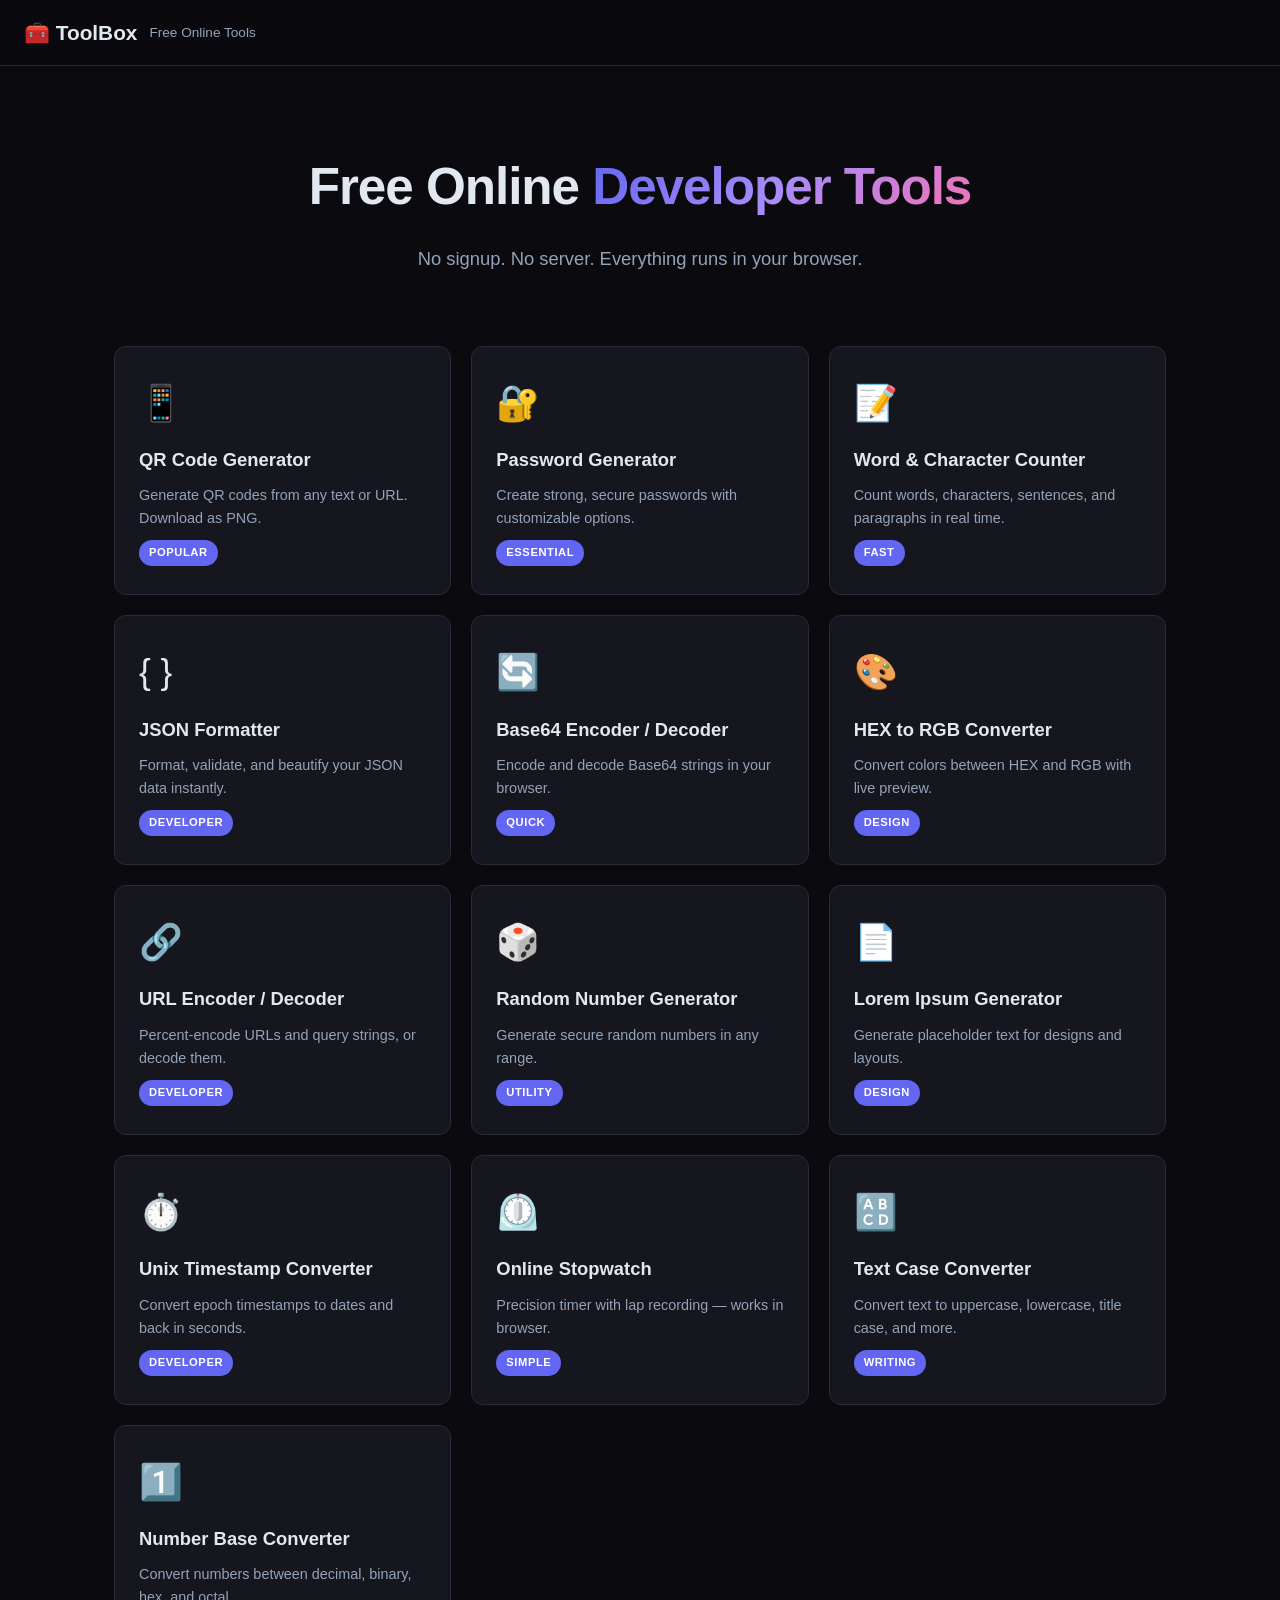
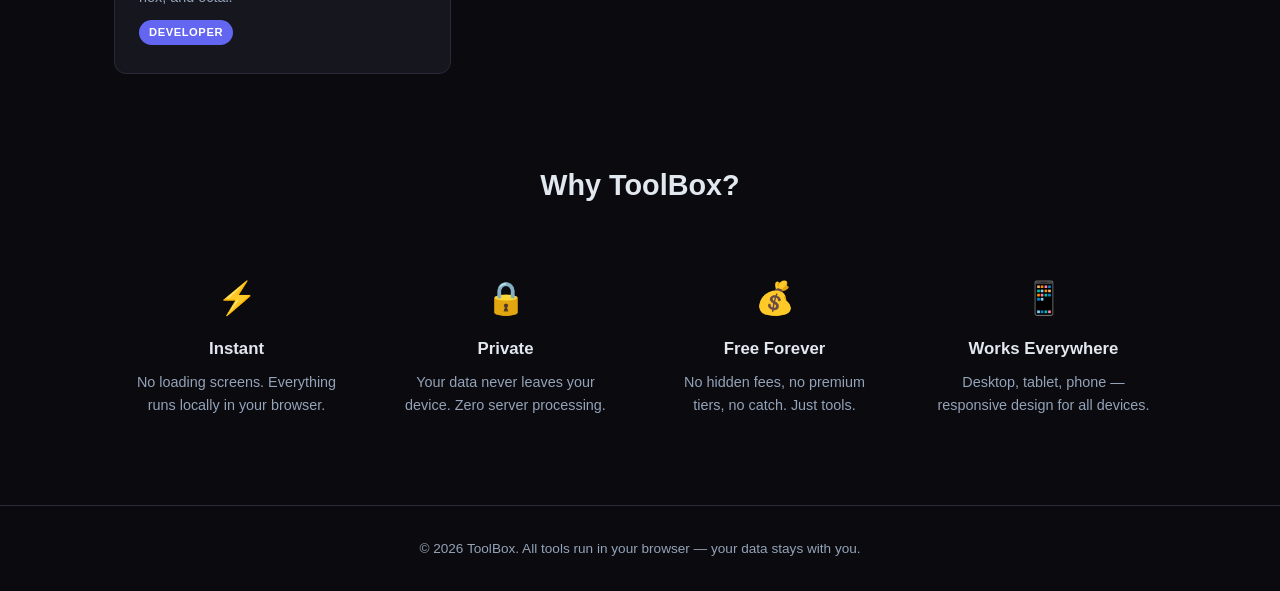
<file: index.html>
<!DOCTYPE html>
<html lang="en">
<head>
  <meta charset="UTF-8">
  <meta name="viewport" content="width=device-width, initial-scale=1.0">
  <title>ToolBox — Free Online Developer & Productivity Tools</title>
  <meta name="description" content="Free online tools for developers and productivity. QR code generator, password generator, word counter, JSON formatter, Base64 encoder — all in your browser.">
  <meta name="keywords" content="free online tools, QR code generator, password generator, word counter, JSON formatter, Base64 encoder, developer tools, productivity tools">
  <meta property="og:title" content="ToolBox — Free Online Developer & Productivity Tools">
  <meta property="og:description" content="Free browser-based tools for developers. No signup, no ads tracking, no server — everything runs locally.">
  <meta property="og:type" content="website">
  <meta property="og:url" content="https://toolbox.tools">
  <meta name="twitter:card" content="summary_large_image">
  <link rel="icon" href="data:image/svg+xml,<svg xmlns='http://www.w3.org/2000/svg' viewBox='0 0 100 100'><text y='.9em' font-size='90'>🧰</text></svg>">
  <link rel="stylesheet" href="css/style.css">
  <script type="application/ld+json">
  {
    "@context": "https://schema.org",
    "@type": "WebApplication",
    "name": "ToolBox",
    "url": "https://toolbox.tools",
    "description": "Free online developer and productivity tools",
    "applicationCategory": "DeveloperApplication",
    "operatingSystem": "Any",
    "offers": { "@type": "Offer", "price": "0", "priceCurrency": "USD" }
  }
  </script>
</head>
<body>
  <nav class="navbar">
    <a href="/" class="logo">🧰 ToolBox</a>
    <span class="tagline">Free Online Tools</span>
  </nav>

  <main>
    <section class="hero">
      <h1>Free Online <span class="gradient">Developer Tools</span></h1>
      <p>No signup. No server. Everything runs in your browser.</p>
    </section>

    <section class="tools-grid">
      <a href="tools/qr-code.html" class="tool-card">
        <div class="tool-icon">📱</div>
        <h2>QR Code Generator</h2>
        <p>Generate QR codes from any text or URL. Download as PNG.</p>
        <span class="tool-tag">Popular</span>
      </a>

      <a href="tools/password-generator.html" class="tool-card">
        <div class="tool-icon">🔐</div>
        <h2>Password Generator</h2>
        <p>Create strong, secure passwords with customizable options.</p>
        <span class="tool-tag">Essential</span>
      </a>

      <a href="tools/word-counter.html" class="tool-card">
        <div class="tool-icon">📝</div>
        <h2>Word & Character Counter</h2>
        <p>Count words, characters, sentences, and paragraphs in real time.</p>
        <span class="tool-tag">Fast</span>
      </a>

      <a href="tools/json-formatter.html" class="tool-card">
        <div class="tool-icon">{ }</div>
        <h2>JSON Formatter</h2>
        <p>Format, validate, and beautify your JSON data instantly.</p>
        <span class="tool-tag">Developer</span>
      </a>

      <a href="tools/base64.html" class="tool-card">
        <div class="tool-icon">🔄</div>
        <h2>Base64 Encoder / Decoder</h2>
        <p>Encode and decode Base64 strings in your browser.</p>
        <span class="tool-tag">Quick</span>
      </a>

      <a href="tools/color-converter.html" class="tool-card">
        <div class="tool-icon">🎨</div>
        <h2>HEX to RGB Converter</h2>
        <p>Convert colors between HEX and RGB with live preview.</p>
        <span class="tool-tag">Design</span>
      </a>

      <a href="tools/url-encoder.html" class="tool-card">
        <div class="tool-icon">🔗</div>
        <h2>URL Encoder / Decoder</h2>
        <p>Percent-encode URLs and query strings, or decode them.</p>
        <span class="tool-tag">Developer</span>
      </a>

      <a href="tools/random-number.html" class="tool-card">
        <div class="tool-icon">🎲</div>
        <h2>Random Number Generator</h2>
        <p>Generate secure random numbers in any range.</p>
        <span class="tool-tag">Utility</span>
      </a>

      <a href="tools/lorem-ipsum.html" class="tool-card">
        <div class="tool-icon">📄</div>
        <h2>Lorem Ipsum Generator</h2>
        <p>Generate placeholder text for designs and layouts.</p>
        <span class="tool-tag">Design</span>
      </a>

      <a href="tools/timestamp-converter.html" class="tool-card">
        <div class="tool-icon">⏱️</div>
        <h2>Unix Timestamp Converter</h2>
        <p>Convert epoch timestamps to dates and back in seconds.</p>
        <span class="tool-tag">Developer</span>
      </a>

      <a href="tools/stopwatch.html" class="tool-card">
        <div class="tool-icon">⏲️</div>
        <h2>Online Stopwatch</h2>
        <p>Precision timer with lap recording — works in browser.</p>
        <span class="tool-tag">Simple</span>
      </a>

      <a href="tools/case-converter.html" class="tool-card">
        <div class="tool-icon">🔠</div>
        <h2>Text Case Converter</h2>
        <p>Convert text to uppercase, lowercase, title case, and more.</p>
        <span class="tool-tag">Writing</span>
      </a>

      <a href="tools/number-base.html" class="tool-card">
        <div class="tool-icon">1️⃣</div>
        <h2>Number Base Converter</h2>
        <p>Convert numbers between decimal, binary, hex, and octal.</p>
        <span class="tool-tag">Developer</span>
      </a>
    </section>

    <section class="features">
      <h2>Why ToolBox?</h2>
      <div class="features-grid">
        <div class="feature">
          <span class="feature-icon">⚡</span>
          <h3>Instant</h3>
          <p>No loading screens. Everything runs locally in your browser.</p>
        </div>
        <div class="feature">
          <span class="feature-icon">🔒</span>
          <h3>Private</h3>
          <p>Your data never leaves your device. Zero server processing.</p>
        </div>
        <div class="feature">
          <span class="feature-icon">💰</span>
          <h3>Free Forever</h3>
          <p>No hidden fees, no premium tiers, no catch. Just tools.</p>
        </div>
        <div class="feature">
          <span class="feature-icon">📱</span>
          <h3>Works Everywhere</h3>
          <p>Desktop, tablet, phone — responsive design for all devices.</p>
        </div>
      </div>
    </section>
  </main>

  <!-- TODO: Insert Google AdSense ad unit here after approval.
     Replace ca-pub-XXXXXXXXXX with your AdSense publisher ID.
     Recommended: responsive ad unit between features and footer.
-->
    <footer>
    <p>&copy; 2026 ToolBox. All tools run in your browser — your data stays with you.</p>
  </footer>
</body>
</html>
</file>
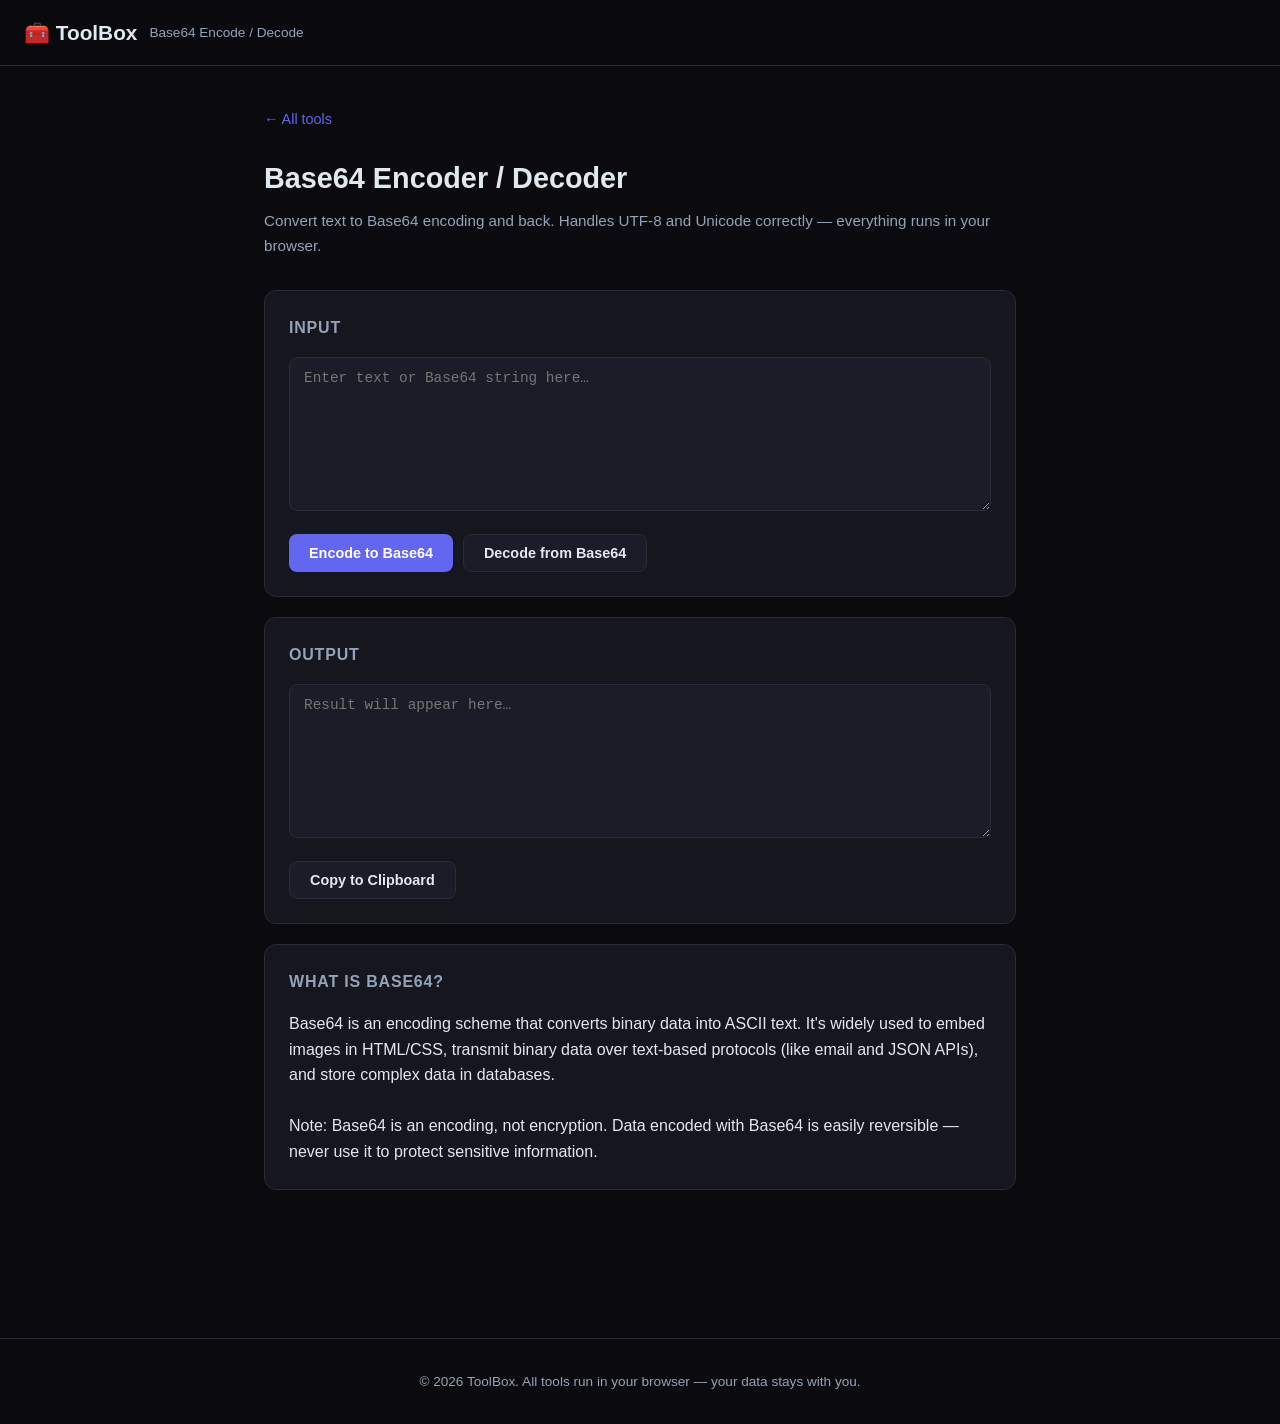
<file: tools/base64.html>
<!DOCTYPE html>
<html lang="en">
<head>
  <meta charset="UTF-8">
  <meta name="viewport" content="width=device-width, initial-scale=1.0">
  <title>Base64 Encode & Decode — Free Online Tool | ToolBox</title>
  <meta name="description" content="Encode and decode Base64 strings online for free. Convert text to Base64 and back. Works instantly in your browser with full privacy.">
  <link rel="icon" href="data:image/svg+xml,<svg xmlns='http://www.w3.org/2000/svg' viewBox='0 0 100 100'><text y='.9em' font-size='90'>🧰</text></svg>">
  <link rel="stylesheet" href="../css/style.css">
</head>
<body>
  <nav class="navbar">
    <a href="../index.html" class="logo">🧰 ToolBox</a>
    <span class="tagline">Base64 Encode / Decode</span>
  </nav>

  <main class="tool-page">
    <a href="../index.html" class="back-link">← All tools</a>
    <h1>Base64 Encoder / Decoder</h1>
    <p class="subtitle">Convert text to Base64 encoding and back. Handles UTF-8 and Unicode correctly — everything runs in your browser.</p>

    <div class="tool-section">
      <h2>Input</h2>
      <textarea id="input" placeholder="Enter text or Base64 string here…" rows="8"></textarea>
      <div class="btn-group">
        <button class="btn btn-primary" id="encodeBtn">Encode to Base64</button>
        <button class="btn btn-safe btn-secondary" id="decodeBtn">Decode from Base64</button>
      </div>
      <div id="errorMessage"></div>
    </div>

    <div class="tool-section">
      <h2>Output</h2>
      <textarea id="output" placeholder="Result will appear here…" rows="8" readonly></textarea>
      <div class="btn-group">
        <button class="btn btn-secondary" id="copyBtn">Copy to Clipboard</button>
      </div>
    </div>

    <div class="tool-section">
      <h2>What is Base64?</h2>
      <p>Base64 is an encoding scheme that converts binary data into ASCII text. It's widely used to embed images in HTML/CSS, transmit binary data over text-based protocols (like email and JSON APIs), and store complex data in databases.</p>
      <br>
      <p>Note: Base64 is an encoding, not encryption. Data encoded with Base64 is easily reversible — never use it to protect sensitive information.</p>
    </div>
  </main>

  <footer>
    <p>&copy; 2026 ToolBox. All tools run in your browser — your data stays with you.</p>
  </footer>

  <div class="copy-toast" id="toast">Copied!</div>
  <script src="../js/app.js"></script>
  <script src="../js/base64.js"></script>
</body>
</html>
</file>
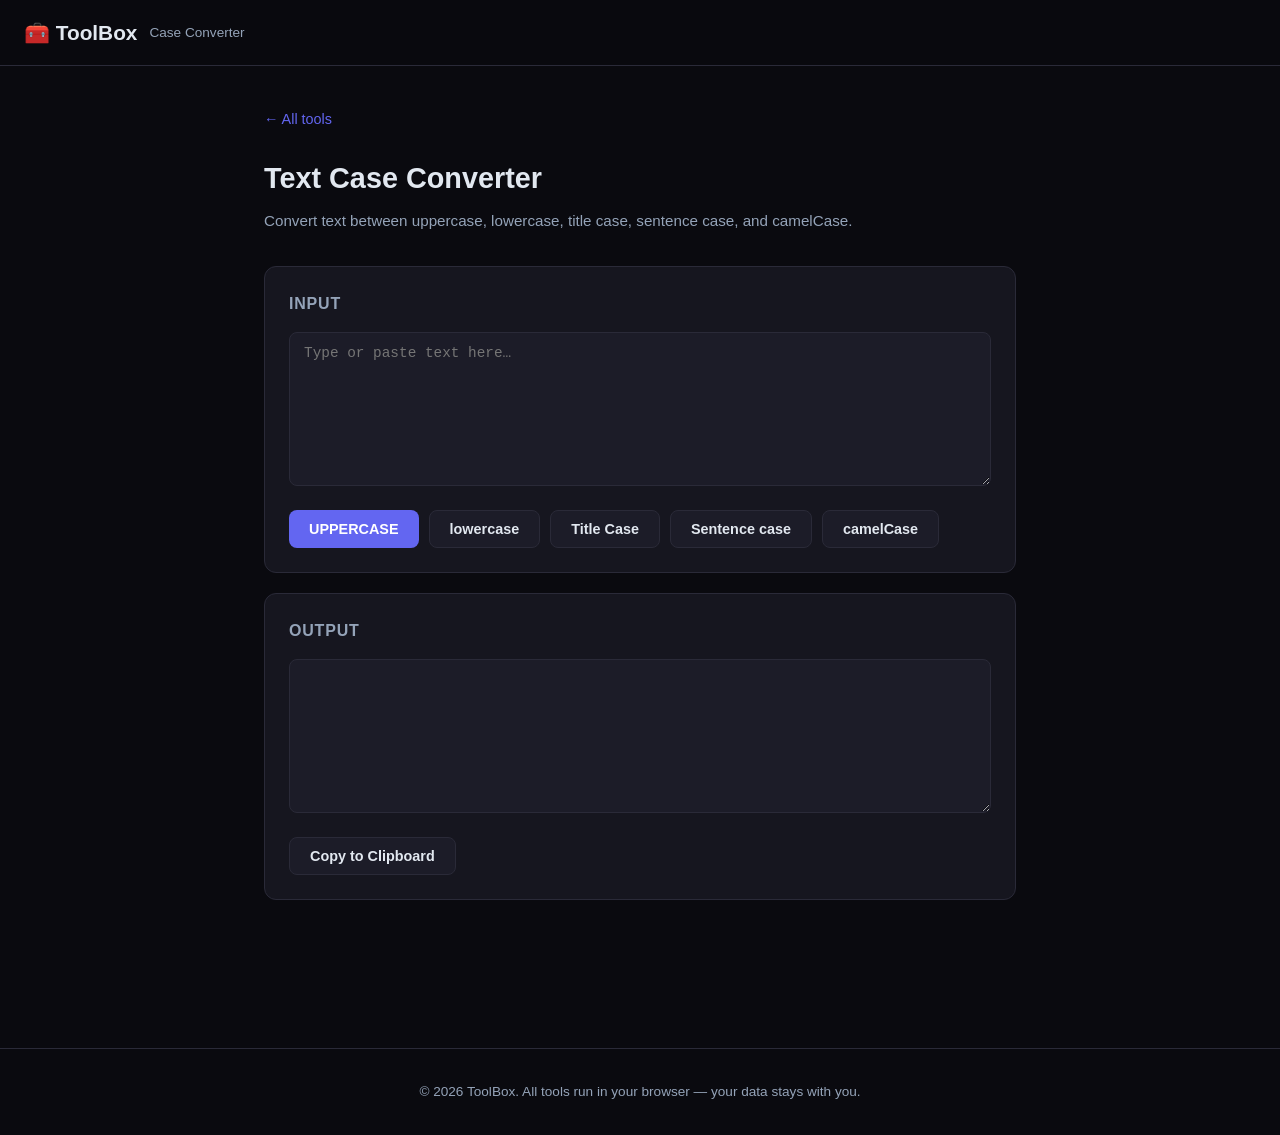
<file: tools/case-converter.html>
<!DOCTYPE html>
<html lang="en">
<head>
  <meta charset="UTF-8">
  <meta name="viewport" content="width=device-width, initial-scale=1.0">
  <title>Case Converter — UPPERCASE / lowercase / Title Case | ToolBox</title>
  <meta name="description" content="Convert text to UPPERCASE, lowercase, Title Case, Sentence case, or camelCase instantly. Free online text case converter.">
  <link rel="icon" href="data:image/svg+xml,<svg xmlns='http://www.w3.org/2000/svg' viewBox='0 0 100 100'><text y='.9em' font-size='90'>🧰</text></svg>">
  <link rel="stylesheet" href="../css/style.css">
</head>
<body>
  <nav class="navbar">
    <a href="../index.html" class="logo">🧰 ToolBox</a>
    <span class="tagline">Case Converter</span>
  </nav>

  <main class="tool-page">
    <a href="../index.html" class="back-link">← All tools</a>
    <h1>Text Case Converter</h1>
    <p class="subtitle">Convert text between uppercase, lowercase, title case, sentence case, and camelCase.</p>

    <div class="tool-section">
      <h2>Input</h2>
      <textarea id="input" placeholder="Type or paste text here…" rows="8"></textarea>
      <div class="btn-group">
        <button class="btn btn-primary" data-case="upper">UPPERCASE</button>
        <button class="btn btn-secondary" data-case="lower">lowercase</button>
        <button class="btn btn-secondary" data-case="title">Title Case</button>
        <button class="btn btn-secondary" data-case="sentence">Sentence case</button>
        <button class="btn btn-secondary" data-case="camel">camelCase</button>
      </div>
    </div>

    <div class="tool-section">
      <h2>Output</h2>
      <textarea id="output" rows="8" readonly></textarea>
      <div class="btn-group">
        <button class="btn btn-secondary" id="copyBtn">Copy to Clipboard</button>
      </div>
    </div>
  </main>

  <footer>
    <p>&copy; 2026 ToolBox. All tools run in your browser — your data stays with you.</p>
  </footer>

  <div class="copy-toast" id="toast">Copied!</div>
  <script src="../js/app.js"></script>
  <script src="../js/case-converter.js"></script>
</body>
</html>
</file>
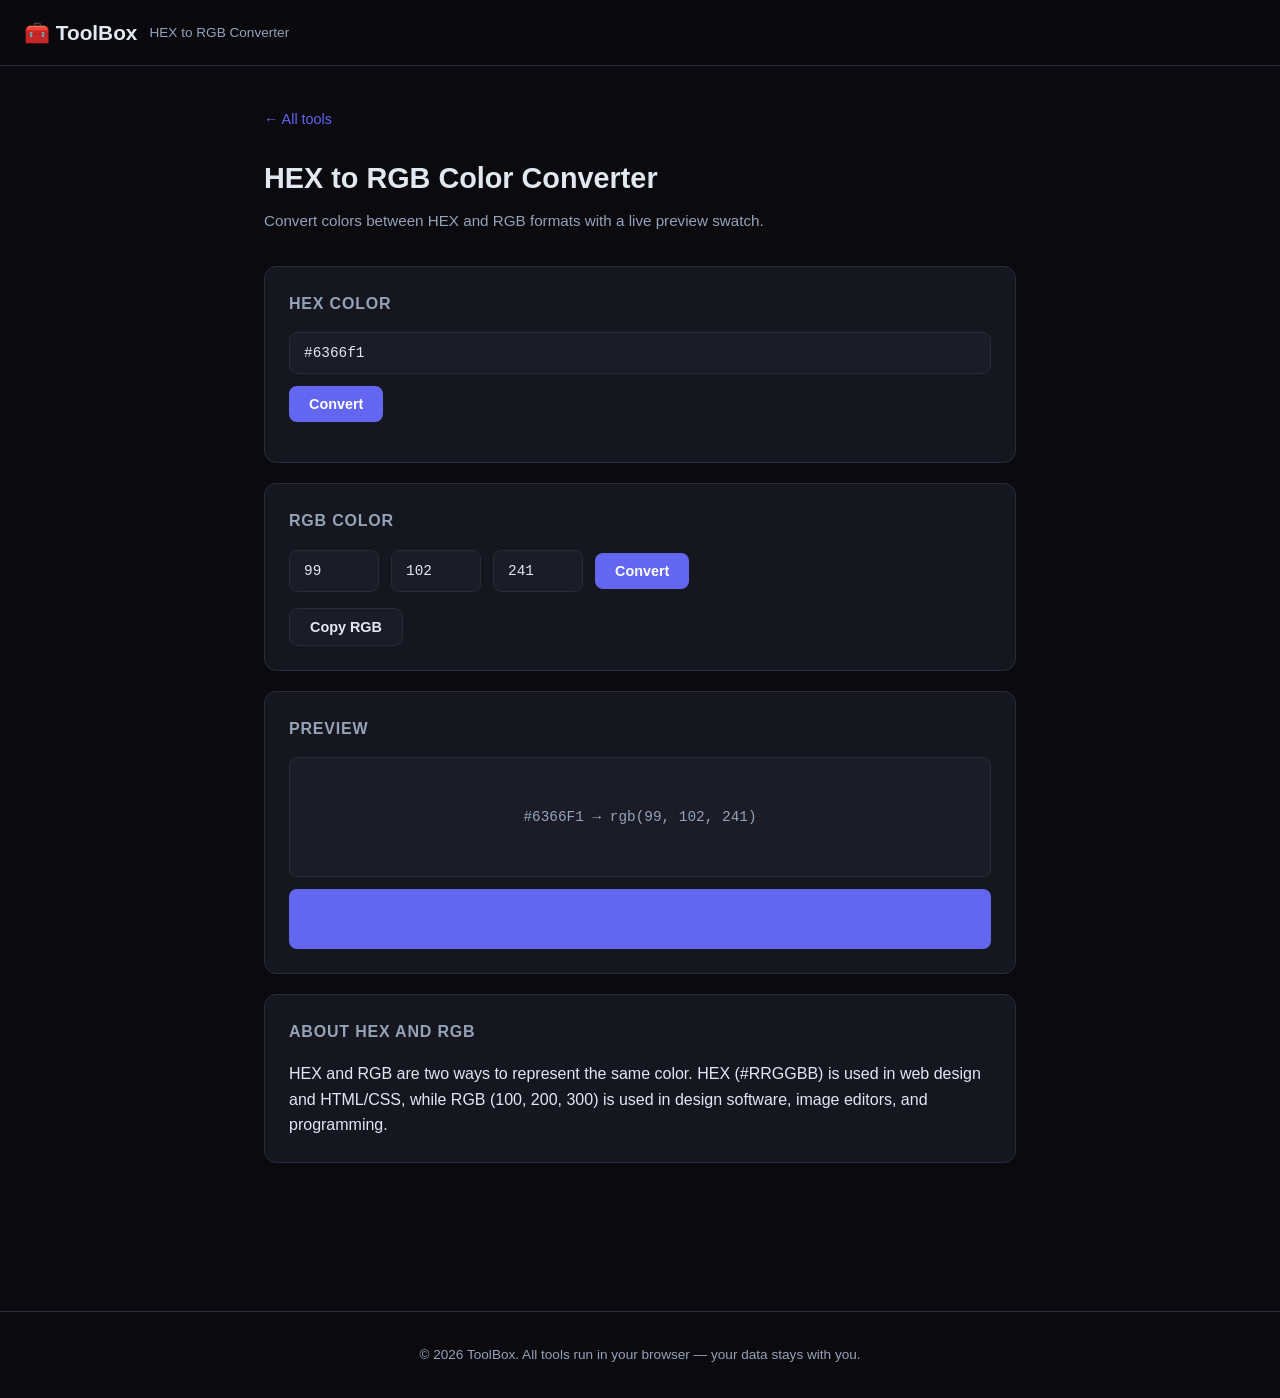
<file: tools/color-converter.html>
<!DOCTYPE html>
<html lang="en">
<head>
  <meta charset="UTF-8">
  <meta name="viewport" content="width=device-width, initial-scale=1.0">
  <title>HEX to RGB Color Converter — Free Online Tool | ToolBox</title>
  <meta name="description" content="Convert HEX colors to RGB and RGB to HEX instantly. Free online color converter with live preview. No signup required.">
  <link rel="icon" href="data:image/svg+xml,<svg xmlns='http://www.w3.org/2000/svg' viewBox='0 0 100 100'><text y='.9em' font-size='90'>🧰</text></svg>">
  <link rel="stylesheet" href="../css/style.css">
</head>
<body>
  <nav class="navbar">
    <a href="../index.html" class="logo">🧰 ToolBox</a>
    <span class="tagline">HEX to RGB Converter</span>
  </nav>

  <main class="tool-page">
    <a href="../index.html" class="back-link">← All tools</a>
    <h1>HEX to RGB Color Converter</h1>
    <p class="subtitle">Convert colors between HEX and RGB formats with a live preview swatch.</p>

    <div class="tool-section">
      <h2>Hex Color</h2>
      <div class="controls-row">
        <input type="text" id="hexInput" value="#6366f1" placeholder="#RRGGBB" spellcheck="false">
        <button class="btn btn-primary" id="hexApply">Convert</button>
      </div>
      <div id="hexError" class="error-text"></div>
    </div>

    <div class="tool-section">
      <h2>RGB Color</h2>
      <div class="controls-row">
        <input type="number" id="rInput" min="0" max="255" value="99" style="max-width:90px">
        <input type="number" id="gInput" min="0" max="255" value="102" style="max-width:90px">
        <input type="number" id="bInput" min="0" max="255" value="241" style="max-width:90px">
        <button class="btn btn-primary" id="rgbApply">Convert</button>
      </div>
      <div class="btn-group">
        <button class="btn btn-secondary" id="copyRgb">Copy RGB</button>
      </div>
    </div>

    <div class="tool-section">
      <h2>Preview</h2>
      <div class="output-area" id="preview">#6366f1 → rgb(99, 102, 241)</div>
      <div style="width:100%;height:60px;border-radius:8px;margin-top:12px" id="swatch"></div>
    </div>

    <div class="tool-section">
      <h2>About HEX and RGB</h2>
      <p>HEX and RGB are two ways to represent the same color. HEX (#RRGGBB) is used in web design and HTML/CSS, while RGB (100, 200, 300) is used in design software, image editors, and programming.</p>
    </div>
  </main>

  <footer>
    <p>&copy; 2026 ToolBox. All tools run in your browser — your data stays with you.</p>
  </footer>

  <div class="copy-toast" id="toast">Copied!</div>
  <script src="../js/app.js"></script>
  <script src="../js/color.js"></script>
</body>
</html>
</file>
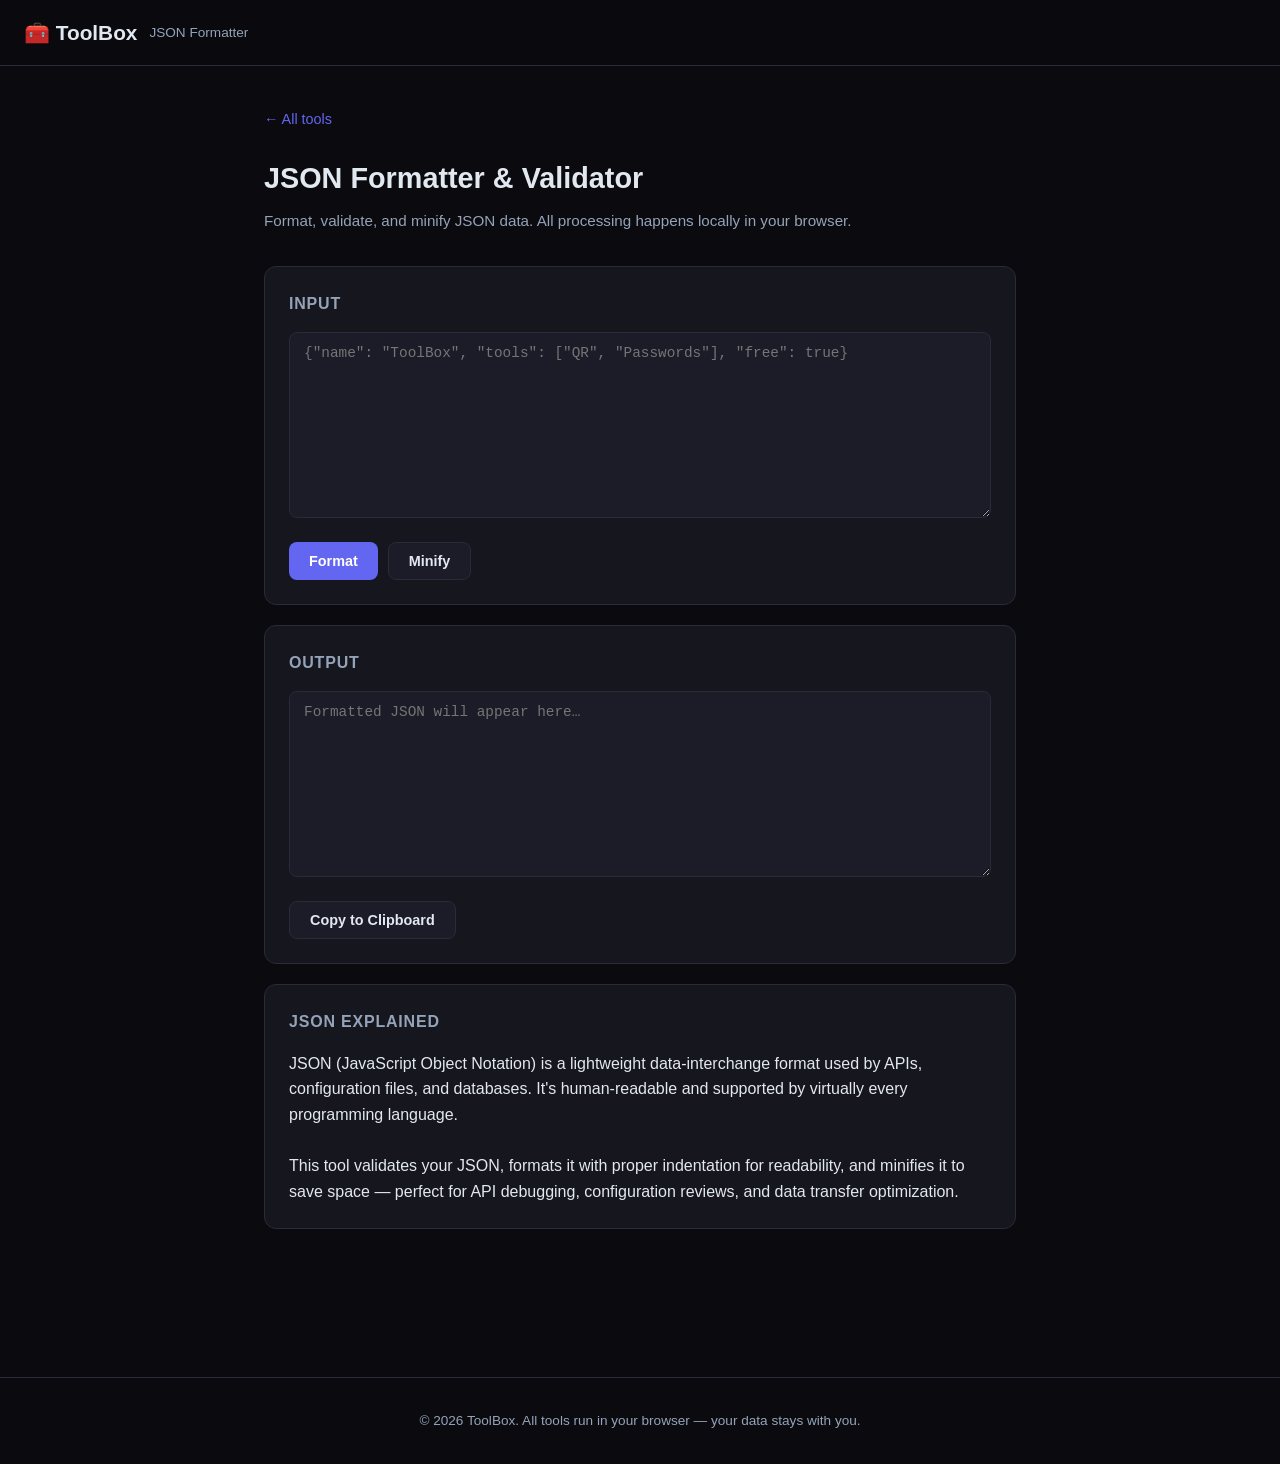
<file: tools/json-formatter.html>
<!DOCTYPE html>
<html lang="en">
<head>
  <meta charset="UTF-8">
  <meta name="viewport" content="width=device-width, initial-scale=1.0">
  <title>JSON Formatter — Format & Validate JSON Online | ToolBox</title>
  <meta name="description" content="Format, validate, and beautify JSON data online. Free JSON formatter and validator with minify option. Works instantly in your browser.">
  <link rel="icon" href="data:image/svg+xml,<svg xmlns='http://www.w3.org/2000/svg' viewBox='0 0 100 100'><text y='.9em' font-size='90'>🧰</text></svg>">
  <link rel="stylesheet" href="../css/style.css">
</head>
<body>
  <nav class="navbar">
    <a href="../index.html" class="logo">🧰 ToolBox</a>
    <span class="tagline">JSON Formatter</span>
  </nav>

  <main class="tool-page">
    <a href="../index.html" class="back-link">← All tools</a>
    <h1>JSON Formatter & Validator</h1>
    <p class="subtitle">Format, validate, and minify JSON data. All processing happens locally in your browser.</p>

    <div class="tool-section">
      <h2>Input</h2>
      <textarea id="jsonInput" placeholder='{"name": "ToolBox", "tools": ["QR", "Passwords"], "free": true}' rows="10"></textarea>
      <div class="btn-group">
        <button class="btn btn-primary" id="formatBtn">Format</button>
        <button class="btn btn-secondary" id="minifyBtn">Minify</button>
      </div>
    </div>

    <div class="tool-section">
      <h2>Output</h2>
      <textarea id="jsonOutput" placeholder="Formatted JSON will appear here…" rows="10" readonly></textarea>
      <div id="statusMessage"></div>
      <div class="btn-group">
        <button class="btn btn-secondary" id="copyBtn">Copy to Clipboard</button>
      </div>
    </div>

    <div class="tool-section">
      <h2>JSON Explained</h2>
      <p>JSON (JavaScript Object Notation) is a lightweight data-interchange format used by APIs, configuration files, and databases. It's human-readable and supported by virtually every programming language.</p>
      <br>
      <p>This tool validates your JSON, formats it with proper indentation for readability, and minifies it to save space — perfect for API debugging, configuration reviews, and data transfer optimization.</p>
    </div>
  </main>

  <footer>
    <p>&copy; 2026 ToolBox. All tools run in your browser — your data stays with you.</p>
  </footer>

  <div class="copy-toast" id="toast">Copied!</div>
  <script src="../js/app.js"></script>
  <script src="../js/json-formatter.js"></script>
</body>
</html>
</file>
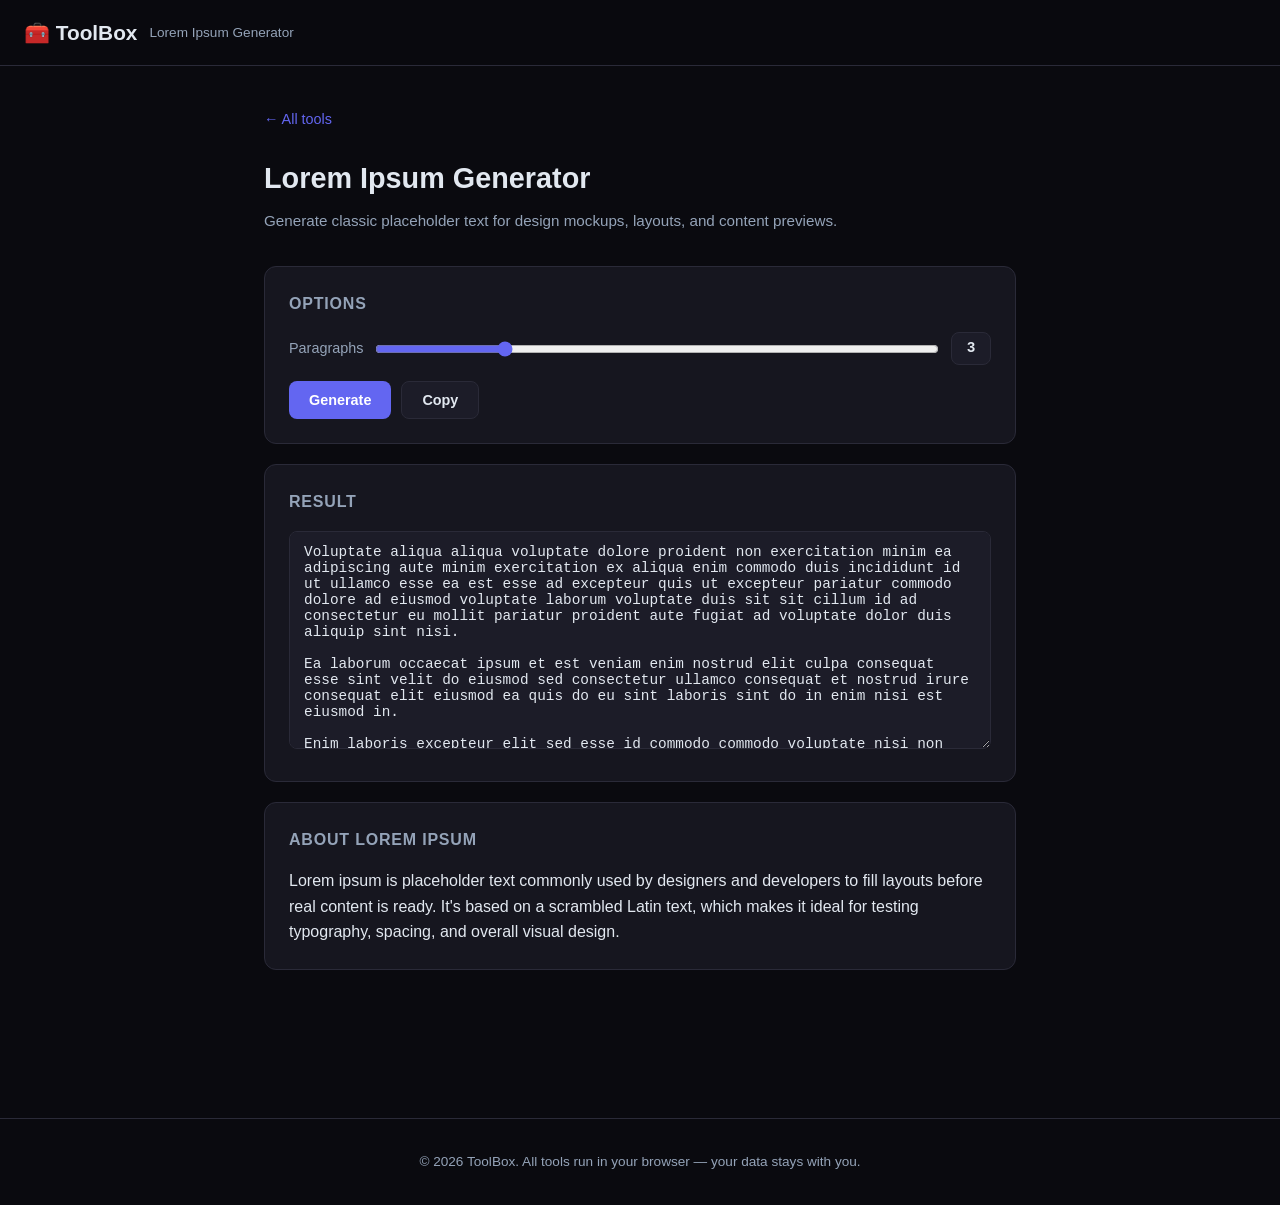
<file: tools/lorem-ipsum.html>
<!DOCTYPE html>
<html lang="en">
<head>
  <meta charset="UTF-8">
  <meta name="viewport" content="width=device-width, initial-scale=1.0">
  <title>Lorem Ipsum Generator — Free Online Tool | ToolBox</title>
  <meta name="description" content="Generate lorem ipsum placeholder text for free. Choose paragraphs, words, or bytes. Copy to clipboard instantly.">
  <link rel="icon" href="data:image/svg+xml,<svg xmlns='http://www.w3.org/2000/svg' viewBox='0 0 100 100'><text y='.9em' font-size='90'>🧰</text></svg>">
  <link rel="stylesheet" href="../css/style.css">
</head>
<body>
  <nav class="navbar">
    <a href="../index.html" class="logo">🧰 ToolBox</a>
    <span class="tagline">Lorem Ipsum Generator</span>
  </nav>

  <main class="tool-page">
    <a href="../index.html" class="back-link">← All tools</a>
    <h1>Lorem Ipsum Generator</h1>
    <p class="subtitle">Generate classic placeholder text for design mockups, layouts, and content previews.</p>

    <div class="tool-section">
      <h2>Options</h2>
      <div class="controls-row">
        <label>Paragraphs</label>
        <input type="range" id="countSlider" min="1" max="10" value="3">
        <span class="slider-value" id="countValue">3</span>
      </div>
      <div class="btn-group">
        <button class="btn btn-primary" id="generateBtn">Generate</button>
        <button class="btn btn-secondary" id="copyBtn">Copy</button>
      </div>
    </div>

    <div class="tool-section">
      <h2>Result</h2>
      <textarea id="output" rows="12" readonly></textarea>
    </div>

    <div class="tool-section">
      <h2>About Lorem Ipsum</h2>
      <p>Lorem ipsum is placeholder text commonly used by designers and developers to fill layouts before real content is ready. It's based on a scrambled Latin text, which makes it ideal for testing typography, spacing, and overall visual design.</p>
    </div>
  </main>

  <footer>
    <p>&copy; 2026 ToolBox. All tools run in your browser — your data stays with you.</p>
  </footer>

  <div class="copy-toast" id="toast">Copied!</div>
  <script src="../js/app.js"></script>
  <script src="../js/lorem-ipsum.js"></script>
</body>
</html>
</file>
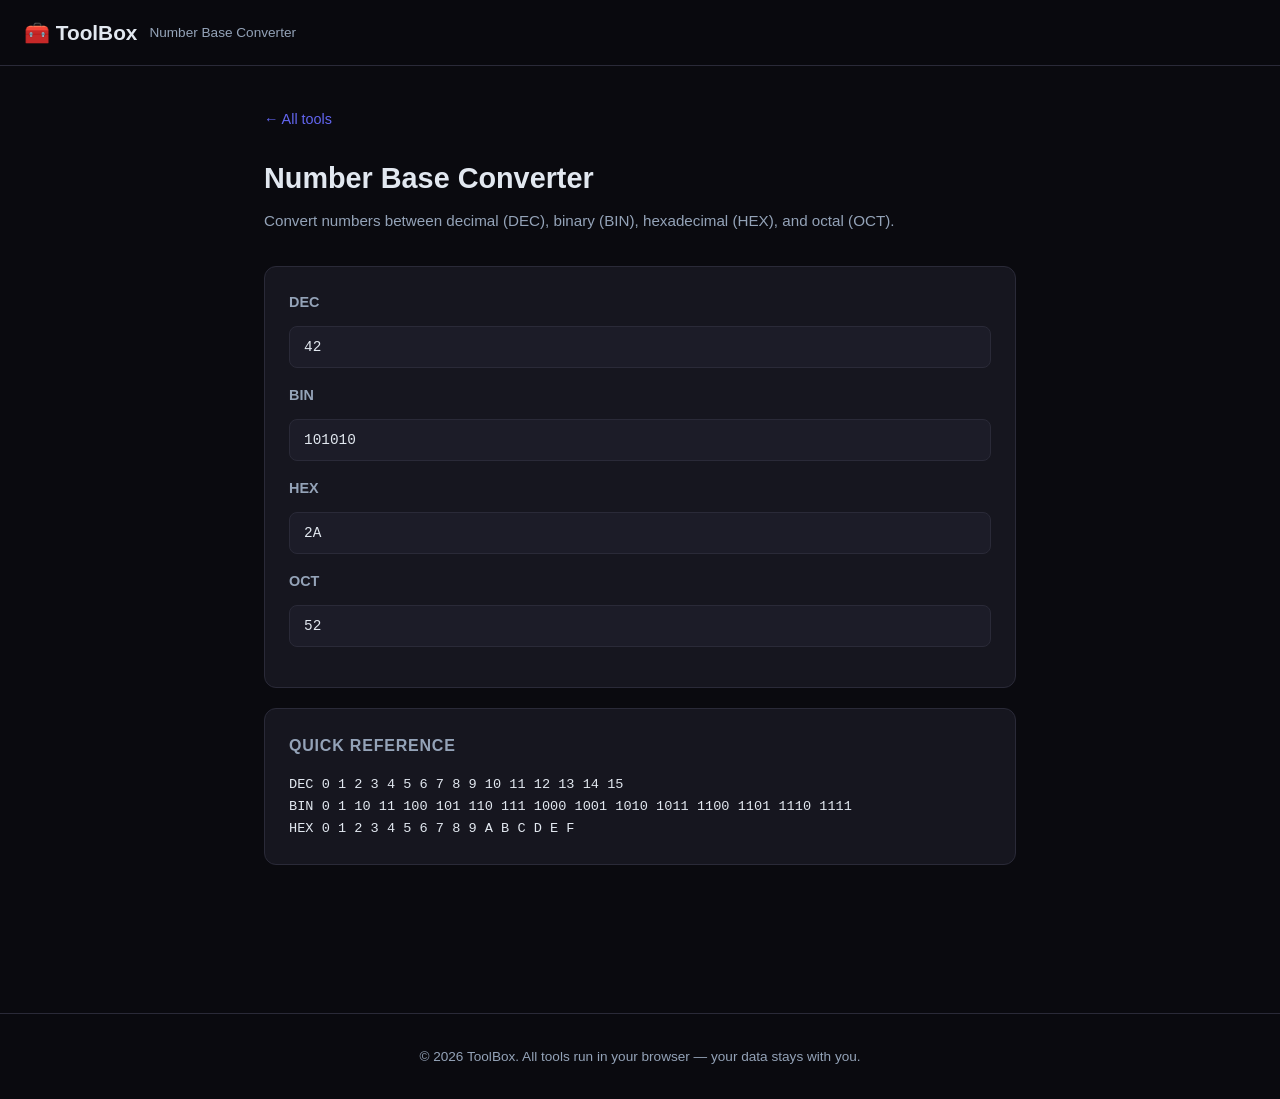
<file: tools/number-base.html>
<!DOCTYPE html>
<html lang="en">
<head>
  <meta charset="UTF-8">
  <meta name="viewport" content="width=device-width, initial-scale=1.0">
  <title>Number Base Converter — Decimal to Binary, Hex, Octal | ToolBox</title>
  <meta name="description" content="Convert numbers between decimal, binary, hexadecimal, and octal instantly. Free online number base converter for programmers.">
  <link rel="icon" href="data:image/svg+xml,<svg xmlns='http://www.w3.org/2000/svg' viewBox='0 0 100 100'><text y='.9em' font-size='90'>🧰</text></svg>">
  <link rel="stylesheet" href="../css/style.css">
</head>
<body>
  <nav class="navbar">
    <a href="../index.html" class="logo">🧰 ToolBox</a>
    <span class="tagline">Number Base Converter</span>
  </nav>

  <main class="tool-page">
    <a href="../index.html" class="back-link">← All tools</a>
    <h1>Number Base Converter</h1>
    <p class="subtitle">Convert numbers between decimal (DEC), binary (BIN), hexadecimal (HEX), and octal (OCT).</p>

    <div class="tool-section">
      <div class="controls-row">
        <label style="min-width:60px;font-weight:700">DEC</label>
        <input type="text" id="dec" placeholder="10" spellcheck="false">
      </div>
      <div class="controls-row">
        <label style="min-width:60px;font-weight:700">BIN</label>
        <input type="text" id="bin" placeholder="1010" spellcheck="false">
      </div>
      <div class="controls-row">
        <label style="min-width:60px;font-weight:700">HEX</label>
        <input type="text" id="hex" placeholder="0xA" spellcheck="false">
      </div>
      <div class="controls-row">
        <label style="min-width:60px;font-weight:700">OCT</label>
        <input type="text" id="oct" placeholder="12" spellcheck="false">
      </div>
    </div>

    <div class="tool-section">
      <h2>Quick Reference</h2>
      <p style="font-family:monospace;font-size:.85rem">
        DEC  0 1 2 3 4 5 6 7 8 9 10 11 12 13 14 15<br>
        BIN  0 1 10 11 100 101 110 111 1000 1001 1010 1011 1100 1101 1110 1111<br>
        HEX  0 1 2 3 4 5 6 7 8 9 A B C D E F
      </p>
    </div>
  </main>

  <footer>
    <p>&copy; 2026 ToolBox. All tools run in your browser — your data stays with you.</p>
  </footer>

  <script src="../js/number-base.js"></script>
</body>
</html>
</file>
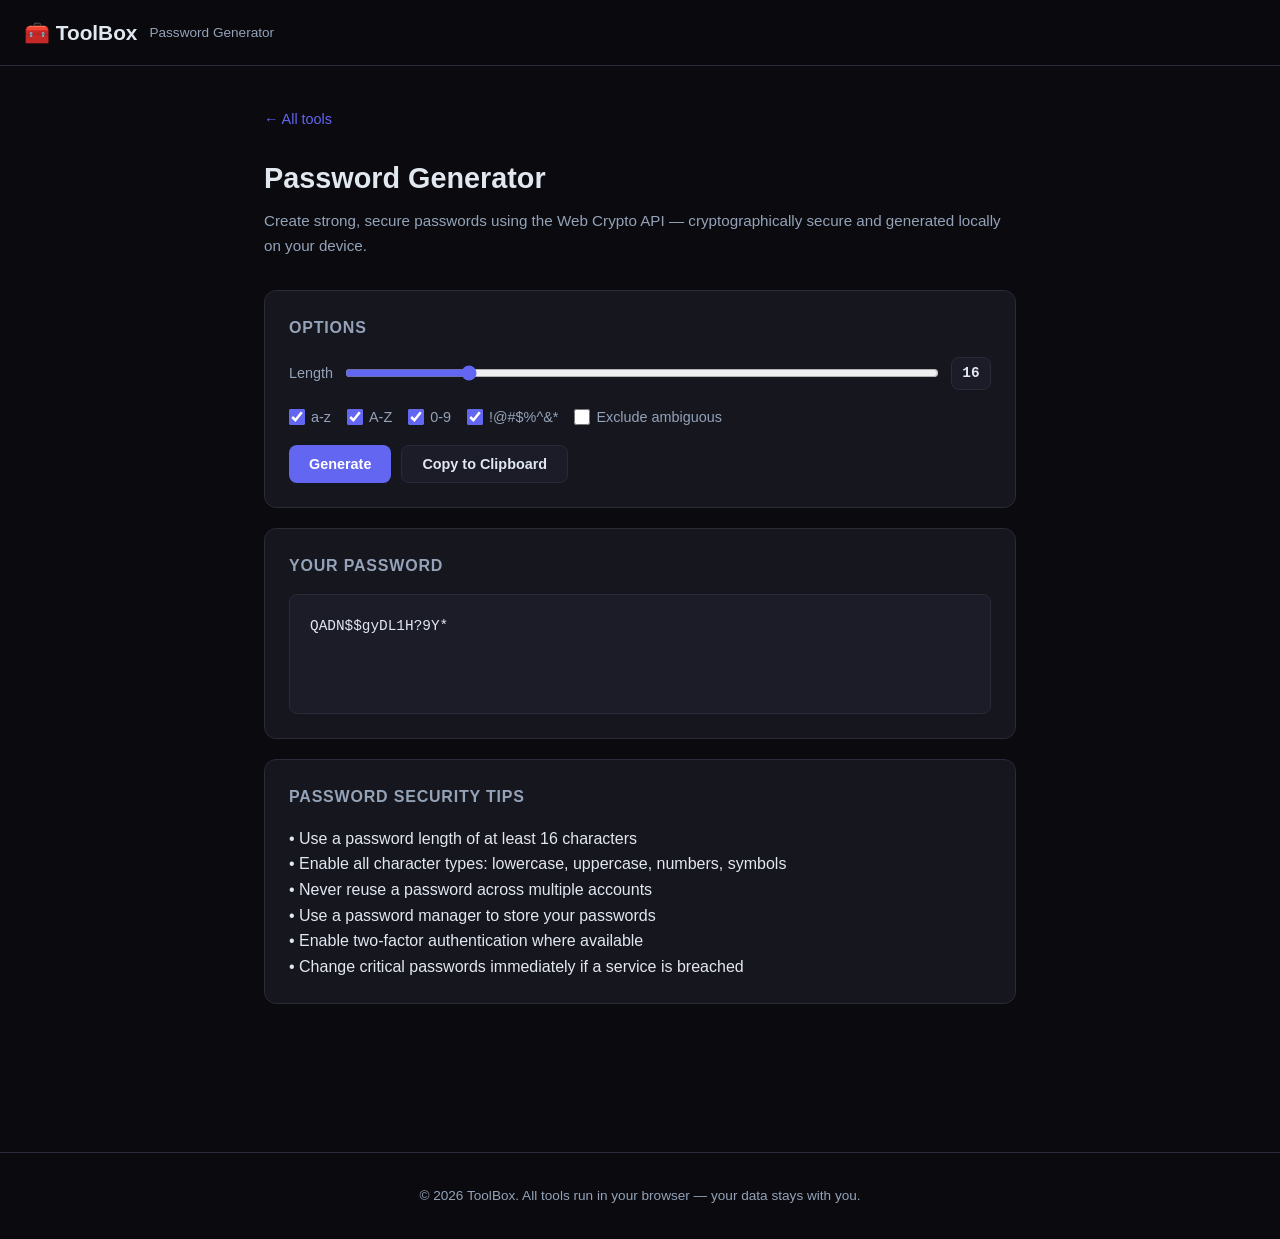
<file: tools/password-generator.html>
<!DOCTYPE html>
<html lang="en">
<head>
  <meta charset="UTF-8">
  <meta name="viewport" content="width=device-width, initial-scale=1.0">
  <title>Password Generator — Strong & Secure Passwords | ToolBox</title>
  <meta name="description" content="Generate strong, secure passwords instantly with customizable length and character sets. Free online password generator with copy-to-clipboard. Uses cryptographically secure random.">
  <link rel="icon" href="data:image/svg+xml,<svg xmlns='http://www.w3.org/2000/svg' viewBox='0 0 100 100'><text y='.9em' font-size='90'>🧰</text></svg>">
  <link rel="stylesheet" href="../css/style.css">
</head>
<body>
  <nav class="navbar">
    <a href="../index.html" class="logo">🧰 ToolBox</a>
    <span class="tagline">Password Generator</span>
  </nav>

  <main class="tool-page">
    <a href="../index.html" class="back-link">← All tools</a>
    <h1>Password Generator</h1>
    <p class="subtitle">Create strong, secure passwords using the Web Crypto API — cryptographically secure and generated locally on your device.</p>

    <div class="tool-section">
      <h2>Options</h2>
      <div class="controls-row">
        <label>Length</label>
        <input type="range" id="length" min="4" max="64" value="16">
        <span class="slider-value" id="lengthValue">16</span>
      </div>
      <div class="checkbox-group">
        <label><input type="checkbox" id="lowercase" checked> a-z</label>
        <label><input type="checkbox" id="uppercase" checked> A-Z</label>
        <label><input type="checkbox" id="numbers" checked> 0-9</label>
        <label><input type="checkbox" id="symbols" checked> !@#$%^&*</label>
        <label><input type="checkbox" id="ambiguous"> Exclude ambiguous</label>
      </div>
      <div class="btn-group">
        <button class="btn btn-primary" id="generateBtn">Generate</button>
        <button class="btn btn-secondary" id="copyBtn">Copy to Clipboard</button>
      </div>
    </div>

    <div class="tool-section">
      <h2>Your Password</h2>
      <div class="output-area has-content" id="passwordOutput">Click "Generate" to create a strong password.</div>
    </div>

    <div class="tool-section">
      <h2>Password Security Tips</h2>
      <p>• Use a password length of at least 16 characters<br>• Enable all character types: lowercase, uppercase, numbers, symbols<br>• Never reuse a password across multiple accounts<br>• Use a password manager to store your passwords<br>• Enable two-factor authentication where available<br>• Change critical passwords immediately if a service is breached</p>
    </div>
  </main>

  <footer>
    <p>&copy; 2026 ToolBox. All tools run in your browser — your data stays with you.</p>
  </footer>

  <div class="copy-toast" id="toast">Copied!</div>
  <script src="../js/app.js"></script>
  <script src="../js/password.js"></script>
</body>
</html>
</file>
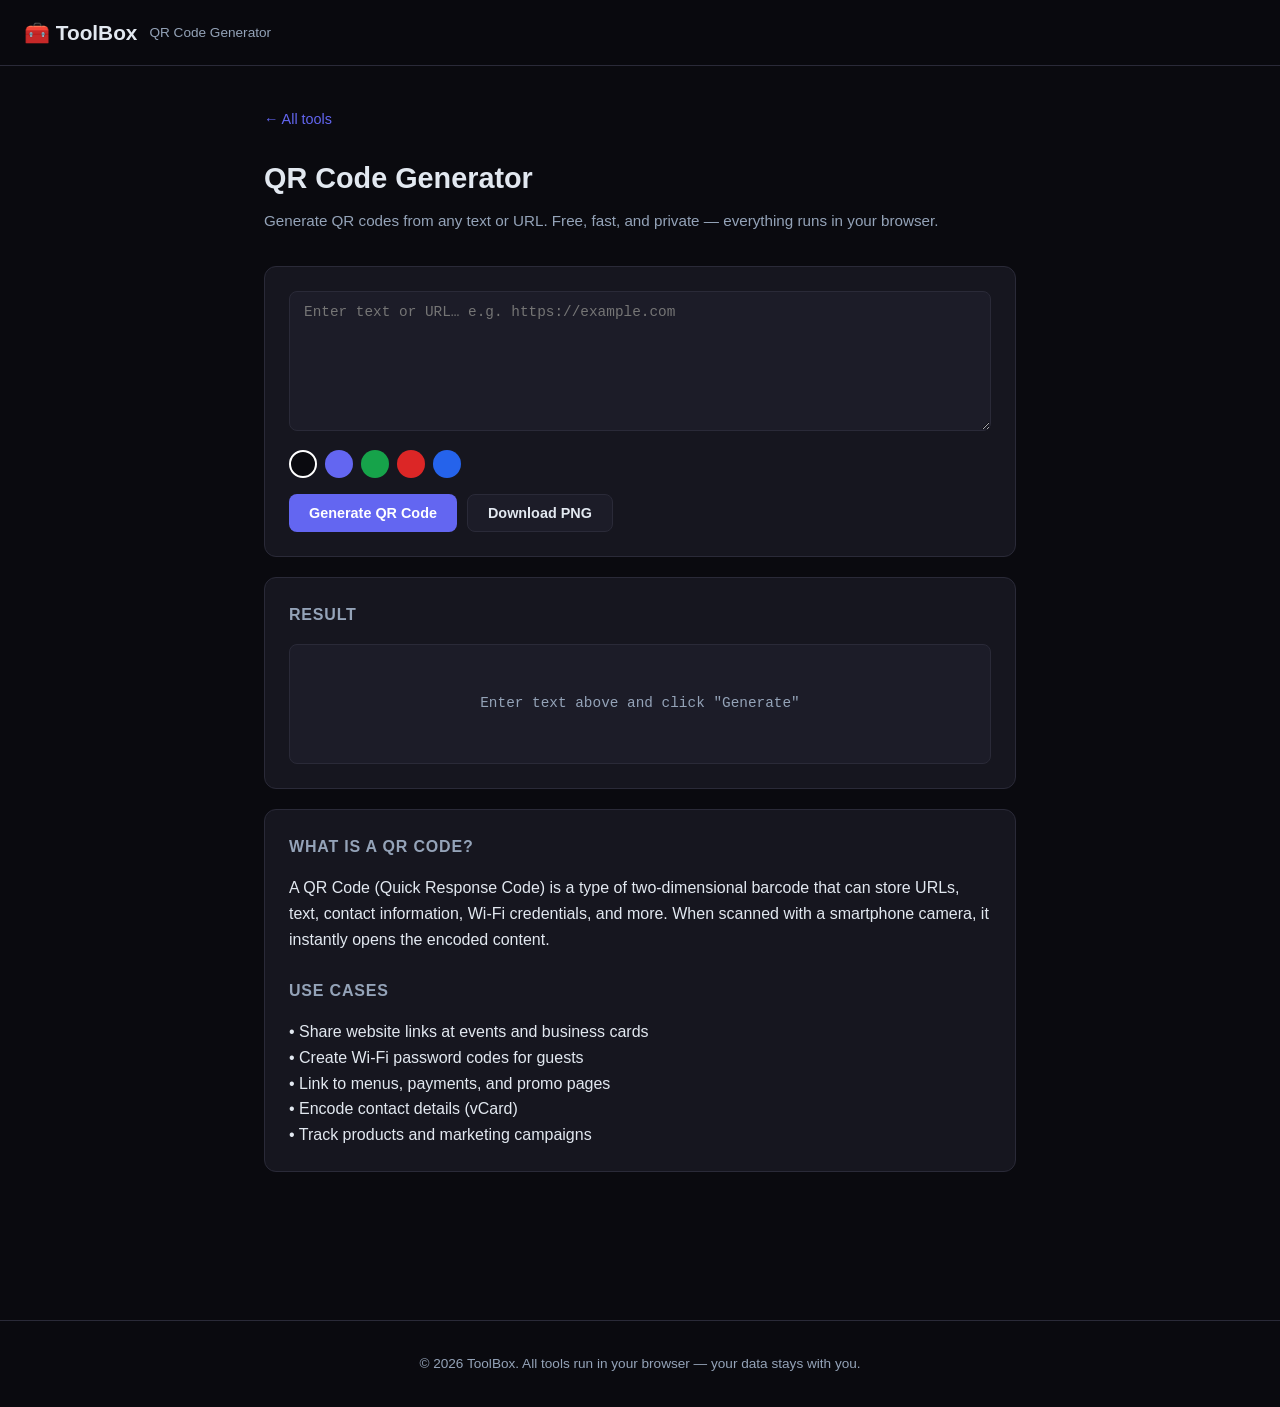
<file: tools/qr-code.html>
<!DOCTYPE html>
<html lang="en">
<head>
  <meta charset="UTF-8">
  <meta name="viewport" content="width=device-width, initial-scale=1.0">
  <title>QR Code Generator — Free Online Tool | ToolBox</title>
  <meta name="description" content="Generate free QR codes online instantly. Convert any text or URL into a QR code and download it as PNG. No signup required, works in your browser.">
  <link rel="icon" href="data:image/svg+xml,<svg xmlns='http://www.w3.org/2000/svg' viewBox='0 0 100 100'><text y='.9em' font-size='90'>🧰</text></svg>">
  <link rel="stylesheet" href="../css/style.css">
</head>
<body>
  <nav class="navbar">
    <a href="../index.html" class="logo">🧰 ToolBox</a>
    <span class="tagline">QR Code Generator</span>
  </nav>

  <main class="tool-page">
    <a href="../index.html" class="back-link">← All tools</a>
    <h1>QR Code Generator</h1>
    <p class="subtitle">Generate QR codes from any text or URL. Free, fast, and private — everything runs in your browser.</p>

    <div class="tool-section">
      <textarea id="qrInput" placeholder="Enter text or URL… e.g. https://example.com" rows="4"></textarea>
      <div class="color-scheme-row">
        <button class="color-dot active" data-fg="#0a0a0f" title="Dark" style="background:#0a0a0f"></button>
        <button class="color-dot" data-fg="#6366f1" title="Indigo" style="background:#6366f1"></button>
        <button class="color-dot" data-fg="#16a34a" title="Green" style="background:#16a34a"></button>
        <button class="color-dot" data-fg="#dc2626" title="Red" style="background:#dc2626"></button>
        <button class="color-dot" data-fg="#2563eb" title="Blue" style="background:#2563eb"></button>
      </div>
      <div class="btn-group">
        <button class="btn btn-primary" id="generateBtn">Generate QR Code</button>
        <button class="btn btn-secondary" id="downloadBtn" disabled>Download PNG</button>
      </div>
    </div>

    <div class="tool-section">
      <h2>Result</h2>
      <div class="output-area" id="qrOutput">
        <span>Enter text above and click "Generate"</span>
      </div>
    </div>

    <div class="tool-section">
      <h2>What is a QR Code?</h2>
      <p>A QR Code (Quick Response Code) is a type of two-dimensional barcode that can store URLs, text, contact information, Wi-Fi credentials, and more. When scanned with a smartphone camera, it instantly opens the encoded content.</p>
      <br>
      <h2>Use Cases</h2>
      <p>• Share website links at events and business cards<br>• Create Wi-Fi password codes for guests<br>• Link to menus, payments, and promo pages<br>• Encode contact details (vCard)<br>• Track products and marketing campaigns</p>
    </div>
  </main>

  <footer>
    <p>&copy; 2026 ToolBox. All tools run in your browser — your data stays with you.</p>
  </footer>

  <div class="copy-toast" id="toast">Copied!</div>
  <script src="../js/qrcode.min.js"></script>
  <script src="../js/qr-code.js"></script>
</body>
</html>
</file>
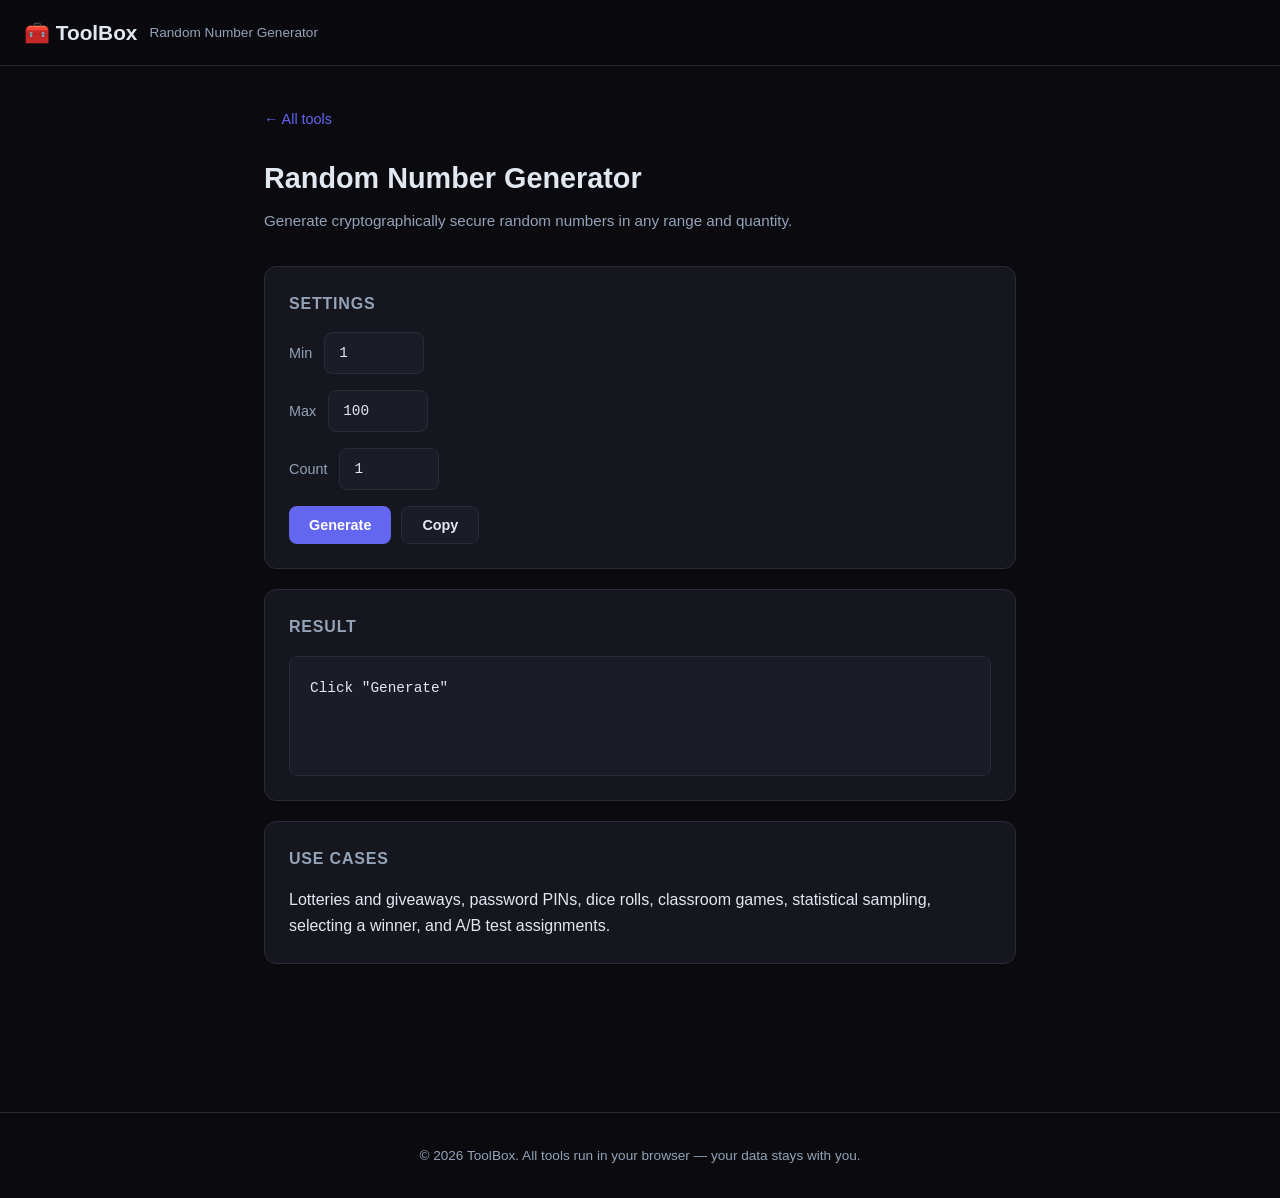
<file: tools/random-number.html>
<!DOCTYPE html>
<html lang="en">
<head>
  <meta charset="UTF-8">
  <meta name="viewport" content="width=device-width, initial-scale=1.0">
  <title>Random Number Generator — Free Online Tool | ToolBox</title>
  <meta name="description" content="Generate random numbers between any range instantly. Free online RNG with copy-to-clipboard. Uses cryptographically secure randomness.">
  <link rel="icon" href="data:image/svg+xml,<svg xmlns='http://www.w3.org/2000/svg' viewBox='0 0 100 100'><text y='.9em' font-size='90'>🧰</text></svg>">
  <link rel="stylesheet" href="../css/style.css">
</head>
<body>
  <nav class="navbar">
    <a href="../index.html" class="logo">🧰 ToolBox</a>
    <span class="tagline">Random Number Generator</span>
  </nav>

  <main class="tool-page">
    <a href="../index.html" class="back-link">← All tools</a>
    <h1>Random Number Generator</h1>
    <p class="subtitle">Generate cryptographically secure random numbers in any range and quantity.</p>

    <div class="tool-section">
      <h2>Settings</h2>
      <div class="controls-row">
        <label>Min</label>
        <input type="number" id="minInput" value="1" style="max-width:100px">
      </div>
      <div class="controls-row">
        <label>Max</label>
        <input type="number" id="maxInput" value="100" style="max-width:100px">
      </div>
      <div class="controls-row">
        <label>Count</label>
        <input type="number" id="countInput" value="1" min="1" max="100" style="max-width:100px">
      </div>
      <div class="btn-group">
        <button class="btn btn-primary" id="generateBtn">Generate</button>
        <button class="btn btn-secondary" id="copyBtn">Copy</button>
      </div>
    </div>

    <div class="tool-section">
      <h2>Result</h2>
      <div class="output-area has-content" id="output">Click "Generate"</div>
    </div>

    <div class="tool-section">
      <h2>Use Cases</h2>
      <p>Lotteries and giveaways, password PINs, dice rolls, classroom games, statistical sampling, selecting a winner, and A/B test assignments.</p>
    </div>
  </main>

  <footer>
    <p>&copy; 2026 ToolBox. All tools run in your browser — your data stays with you.</p>
  </footer>

  <div class="copy-toast" id="toast">Copied!</div>
  <script src="../js/app.js"></script>
  <script src="../js/random.js"></script>
</body>
</html>
</file>
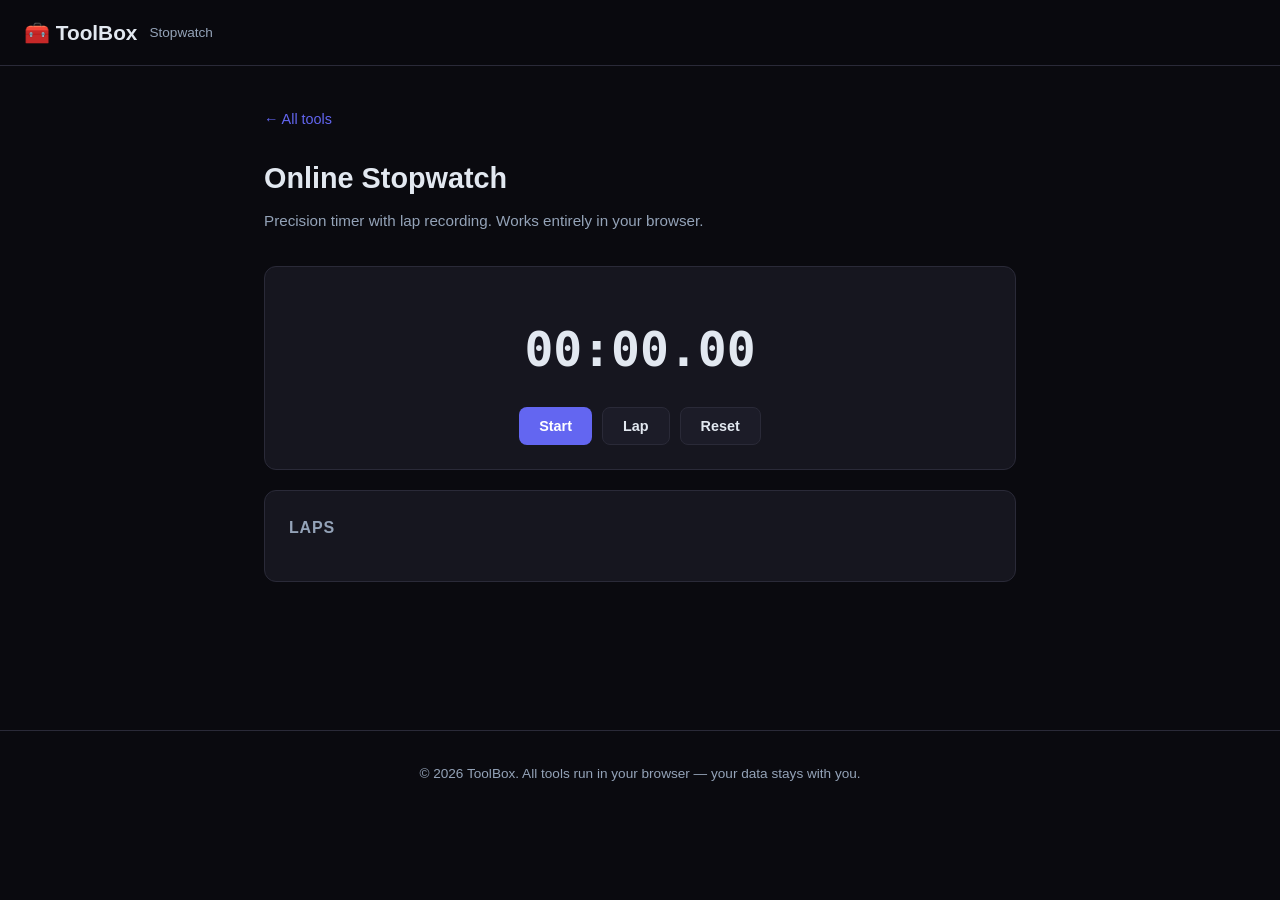
<file: tools/stopwatch.html>
<!DOCTYPE html>
<html lang="en">
<head>
  <meta charset="UTF-8">
  <meta name="viewport" content="width=device-width, initial-scale=1.0">
  <title>Online Stopwatch — Free Timer | ToolBox</title>
  <meta name="description" content="Free online stopwatch with lap times. Measures time accurately in your browser with millisecond precision. Start, pause, reset.">
  <link rel="icon" href="data:image/svg+xml,<svg xmlns='http://www.w3.org/2000/svg' viewBox='0 0 100 100'><text y='.9em' font-size='90'>🧰</text></svg>">
  <link rel="stylesheet" href="../css/style.css">
</head>
<body>
  <nav class="navbar">
    <a href="../index.html" class="logo">🧰 ToolBox</a>
    <span class="tagline">Stopwatch</span>
  </nav>

  <main class="tool-page">
    <a href="../index.html" class="back-link">← All tools</a>
    <h1>Online Stopwatch</h1>
    <p class="subtitle">Precision timer with lap recording. Works entirely in your browser.</p>

    <div class="tool-section" style="text-align:center">
      <div id="display" style="font-size:3rem;font-weight:800;font-variant-numeric:tabular-nums;font-family:monospace;margin:20px 0">00:00.00</div>
      <div class="btn-group" style="justify-content:center">
        <button class="btn btn-primary" id="startBtn">Start</button>
        <button class="btn btn-secondary" id="lapBtn" disabled>Lap</button>
        <button class="btn btn-secondary" id="resetBtn">Reset</button>
      </div>
    </div>

    <div class="tool-section">
      <h2>Laps</h2>
      <div id="laps" style="font-family:monospace;white-space:pre-wrap"></div>
    </div>
  </main>

  <footer>
    <p>&copy; 2026 ToolBox. All tools run in your browser — your data stays with you.</p>
  </footer>

  <script src="../js/stopwatch.js"></script>
</body>
</html>
</file>
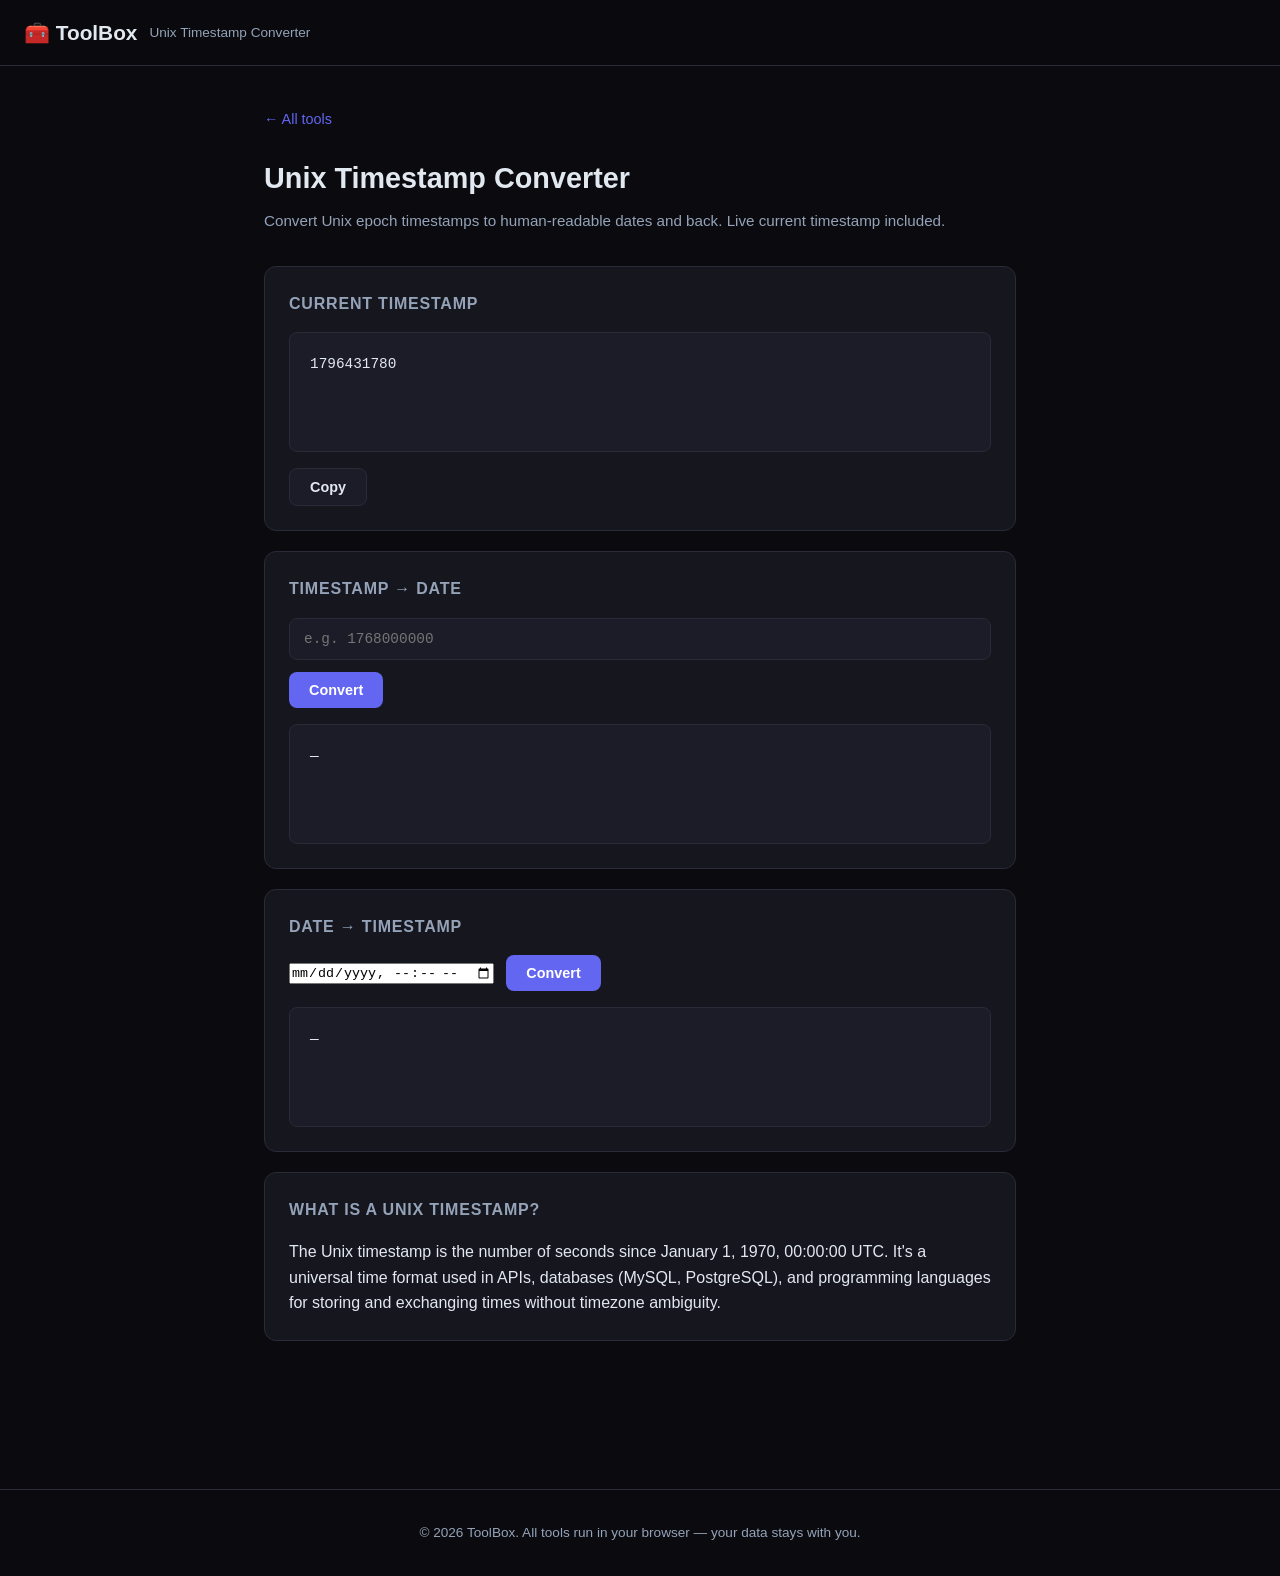
<file: tools/timestamp-converter.html>
<!DOCTYPE html>
<html lang="en">
<head>
  <meta charset="UTF-8">
  <meta name="viewport" content="width=device-width, initial-scale=1.0">
  <title>Unix Timestamp Converter — Free Online Tool | ToolBox</title>
  <meta name="description" content="Convert Unix timestamps to readable dates and back. Free online epoch time converter with live clock. Works in your browser.">
  <link rel="icon" href="data:image/svg+xml,<svg xmlns='http://www.w3.org/2000/svg' viewBox='0 0 100 100'><text y='.9em' font-size='90'>🧰</text></svg>">
  <link rel="stylesheet" href="../css/style.css">
</head>
<body>
  <nav class="navbar">
    <a href="../index.html" class="logo">🧰 ToolBox</a>
    <span class="tagline">Unix Timestamp Converter</span>
  </nav>

  <main class="tool-page">
    <a href="../index.html" class="back-link">← All tools</a>
    <h1>Unix Timestamp Converter</h1>
    <p class="subtitle">Convert Unix epoch timestamps to human-readable dates and back. Live current timestamp included.</p>

    <div class="tool-section">
      <h2>Current Timestamp</h2>
      <div class="output-area has-content" id="currentTs">—</div>
      <div class="btn-group">
        <button class="btn btn-secondary" id="copyTs">Copy</button>
      </div>
    </div>

    <div class="tool-section">
      <h2>Timestamp → Date</h2>
      <div class="controls-row">
        <input type="text" id="tsToDate" placeholder="e.g. 1768000000" spellcheck="false">
        <button class="btn btn-primary" id="tsToDateBtn">Convert</button>
      </div>
      <div class="output-area has-content" id="dateResult">—</div>
    </div>

    <div class="tool-section">
      <h2>Date → Timestamp</h2>
      <div class="controls-row">
        <input type="datetime-local" id="dateToTs">
        <button class="btn btn-primary" id="dateToTsBtn">Convert</button>
      </div>
      <div class="output-area has-content" id="tsResult">—</div>
    </div>

    <div class="tool-section">
      <h2>What is a Unix Timestamp?</h2>
      <p>The Unix timestamp is the number of seconds since January 1, 1970, 00:00:00 UTC. It's a universal time format used in APIs, databases (MySQL, PostgreSQL), and programming languages for storing and exchanging times without timezone ambiguity.</p>
    </div>
  </main>

  <footer>
    <p>&copy; 2026 ToolBox. All tools run in your browser — your data stays with you.</p>
  </footer>

  <div class="copy-toast" id="toast">Copied!</div>
  <script src="../js/app.js"></script>
  <script src="../js/timestamp.js"></script>
</body>
</html>
</file>
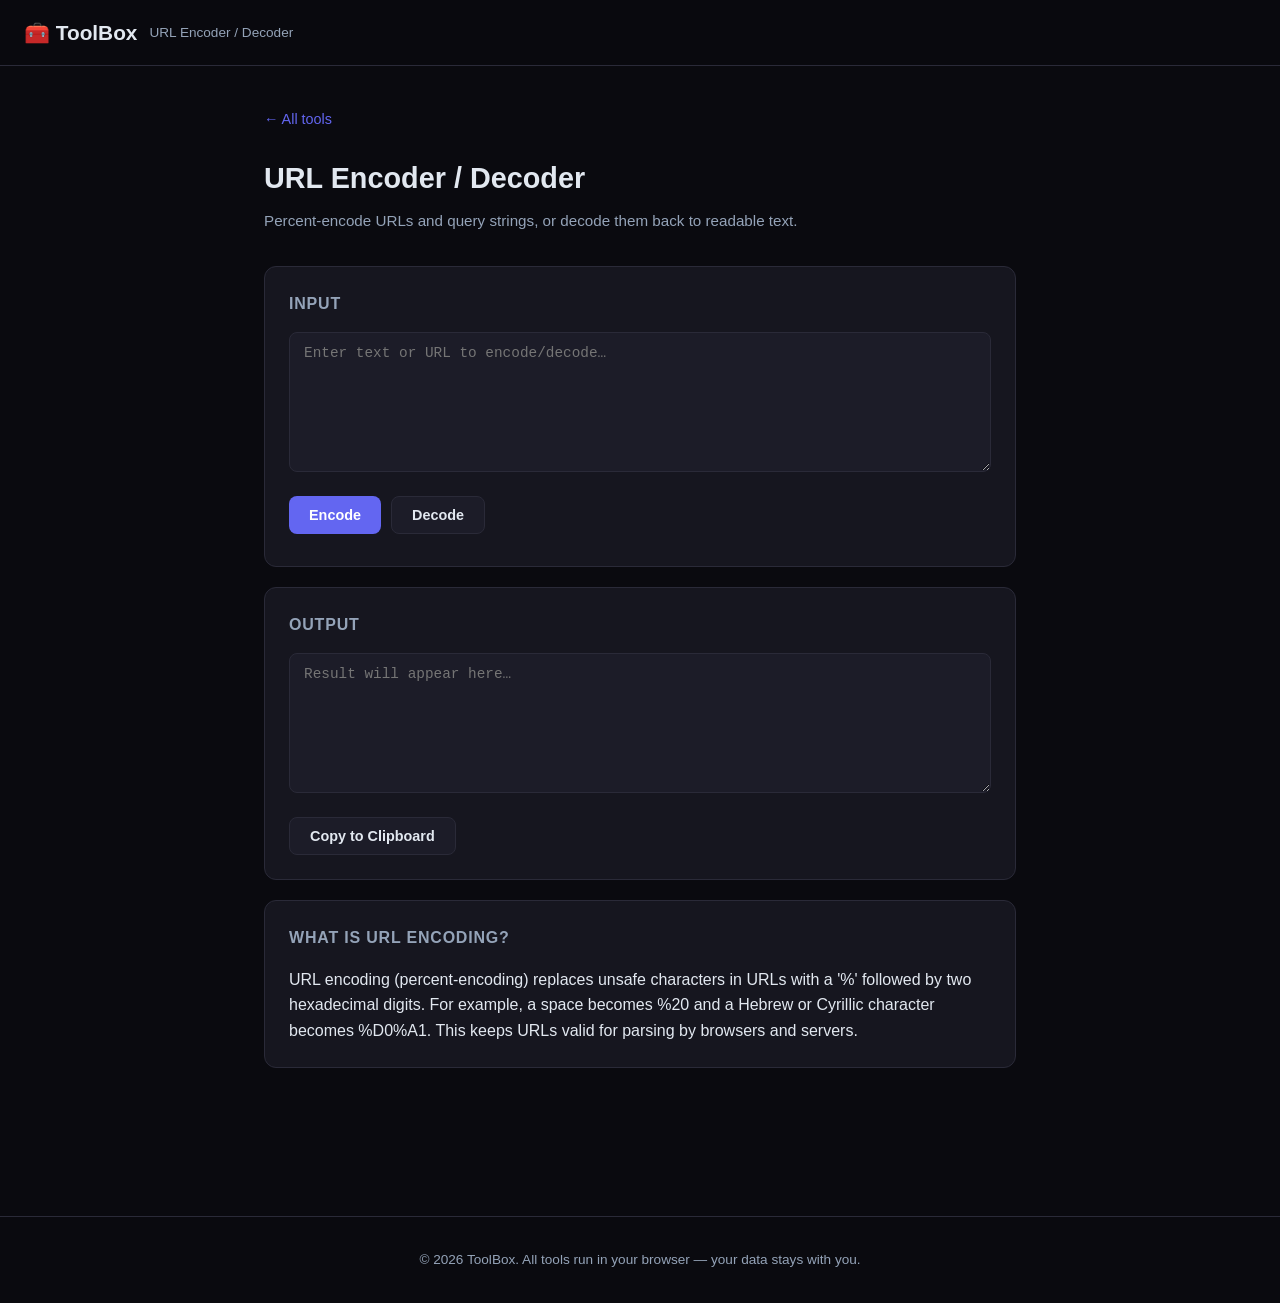
<file: tools/url-encoder.html>
<!DOCTYPE html>
<html lang="en">
<head>
  <meta charset="UTF-8">
  <meta name="viewport" content="width=device-width, initial-scale=1.0">
  <title>URL Encoder / Decoder — Free Online Tool | ToolBox</title>
  <meta name="description" content="Encode and decode URL strings online for free. Convert special characters to URL-safe format with percent-encoding. Works in your browser.">
  <link rel="icon" href="data:image/svg+xml,<svg xmlns='http://www.w3.org/2000/svg' viewBox='0 0 100 100'><text y='.9em' font-size='90'>🧰</text></svg>">
  <link rel="stylesheet" href="../css/style.css">
</head>
<body>
  <nav class="navbar">
    <a href="../index.html" class="logo">🧰 ToolBox</a>
    <span class="tagline">URL Encoder / Decoder</span>
  </nav>

  <main class="tool-page">
    <a href="../index.html" class="back-link">← All tools</a>
    <h1>URL Encoder / Decoder</h1>
    <p class="subtitle">Percent-encode URLs and query strings, or decode them back to readable text.</p>

    <div class="tool-section">
      <h2>Input</h2>
      <textarea id="input" placeholder="Enter text or URL to encode/decode…" rows="6"></textarea>
      <div class="btn-group">
        <button class="btn btn-primary" id="encodeBtn">Encode</button>
        <button class="btn btn-secondary" id="decodeBtn">Decode</button>
      </div>
      <div id="errorMessage" class="error-text"></div>
    </div>

    <div class="tool-section">
      <h2>Output</h2>
      <textarea id="output" placeholder="Result will appear here…" rows="6" readonly></textarea>
      <div class="btn-group">
        <button class="btn btn-secondary" id="copyBtn">Copy to Clipboard</button>
      </div>
    </div>

    <div class="tool-section">
      <h2>What is URL Encoding?</h2>
      <p>URL encoding (percent-encoding) replaces unsafe characters in URLs with a '%' followed by two hexadecimal digits. For example, a space becomes %20 and a Hebrew or Cyrillic character becomes %D0%A1. This keeps URLs valid for parsing by browsers and servers.</p>
    </div>
  </main>

  <footer>
    <p>&copy; 2026 ToolBox. All tools run in your browser — your data stays with you.</p>
  </footer>

  <div class="copy-toast" id="toast">Copied!</div>
  <script src="../js/app.js"></script>
  <script src="../js/url-encoder.js"></script>
</body>
</html>
</file>
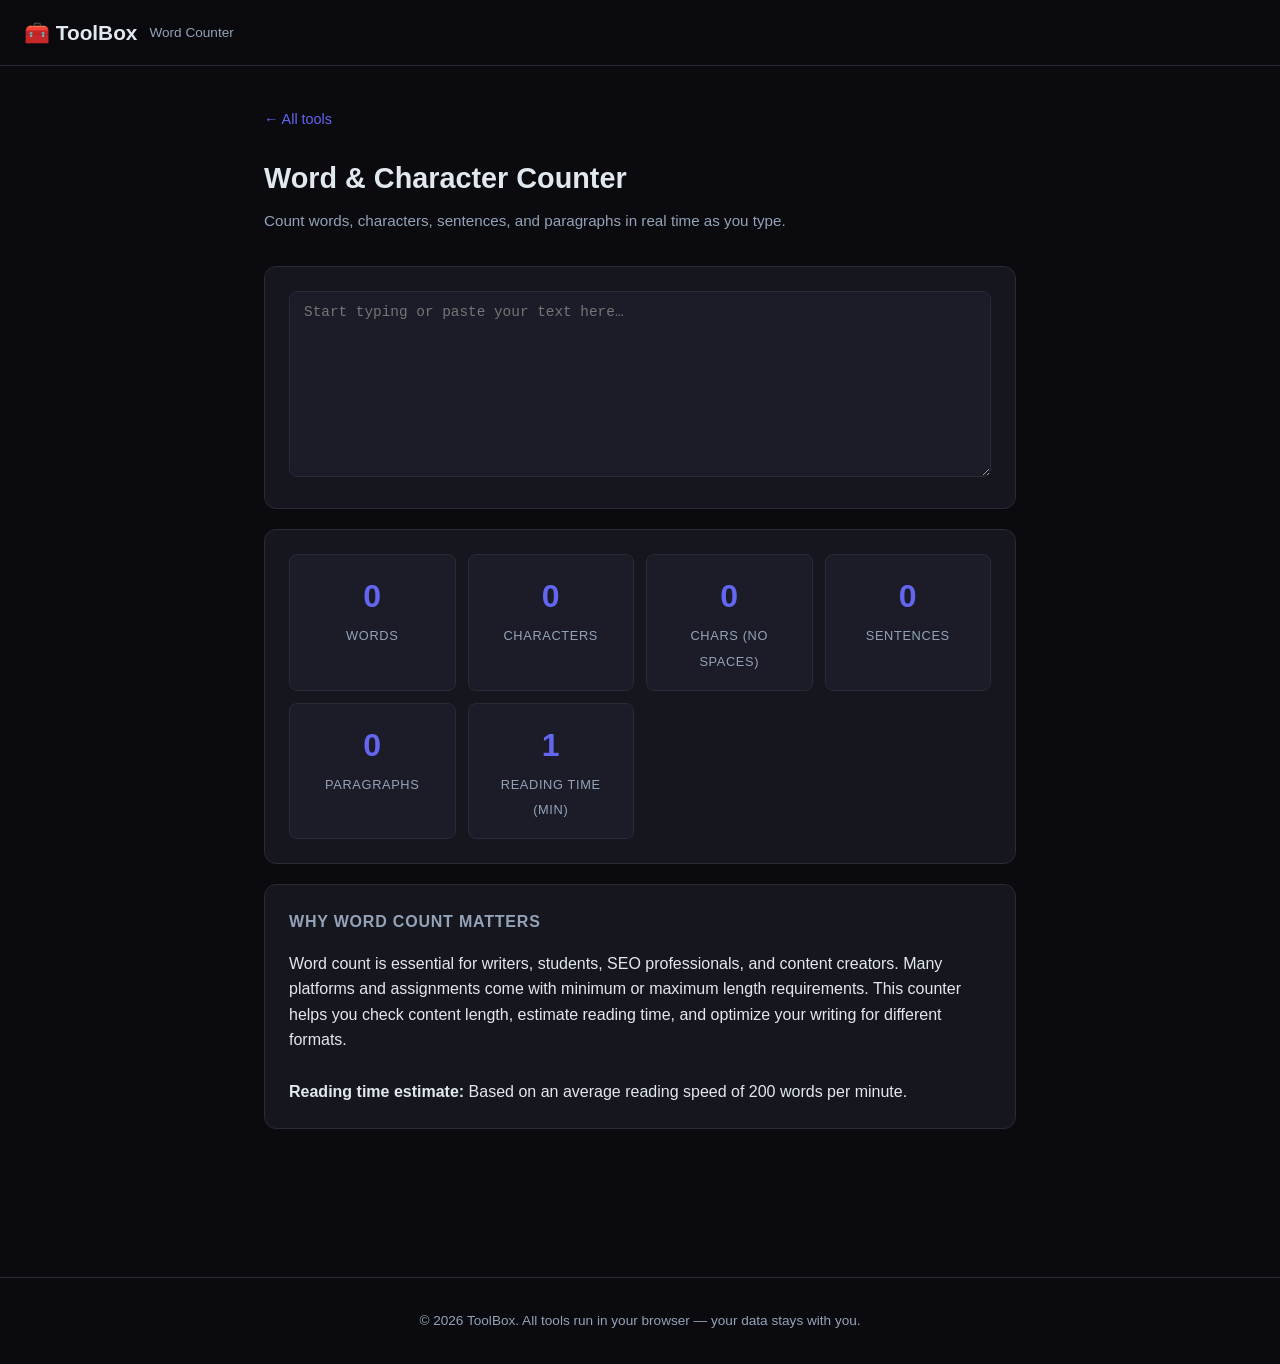
<file: tools/word-counter.html>
<!DOCTYPE html>
<html lang="en">
<head>
  <meta charset="UTF-8">
  <meta name="viewport" content="width=device-width, initial-scale=1.0">
  <title>Word Counter — Count Words & Characters | ToolBox</title>
  <meta name="description" content="Count words, characters, sentences, and paragraphs in real time. Free online word and character counter that works instantly in your browser.">
  <link rel="icon" href="data:image/svg+xml,<svg xmlns='http://www.w3.org/2000/svg' viewBox='0 0 100 100'><text y='.9em' font-size='90'>🧰</text></svg>">
  <link rel="stylesheet" href="../css/style.css">
</head>
<body>
  <nav class="navbar">
    <a href="../index.html" class="logo">🧰 ToolBox</a>
    <span class="tagline">Word Counter</span>
  </nav>

  <main class="tool-page">
    <a href="../index.html" class="back-link">← All tools</a>
    <h1>Word & Character Counter</h1>
    <p class="subtitle">Count words, characters, sentences, and paragraphs in real time as you type.</p>

    <div class="tool-section">
      <textarea id="textInput" placeholder="Start typing or paste your text here…" rows="10"></textarea>
    </div>

    <div class="tool-section">
      <div class="stats-grid">
        <div class="stat-card">
          <span class="stat-value" id="statWords">0</span>
          <span class="stat-label">Words</span>
        </div>
        <div class="stat-card">
          <span class="stat-value" id="statChars">0</span>
          <span class="stat-label">Characters</span>
        </div>
        <div class="stat-card">
          <span class="stat-value" id="statCharsNoSpaces">0</span>
          <span class="stat-label">Chars (no spaces)</span>
        </div>
        <div class="stat-card">
          <span class="stat-value" id="statSentences">0</span>
          <span class="stat-label">Sentences</span>
        </div>
        <div class="stat-card">
          <span class="stat-value" id="statParagraphs">0</span>
          <span class="stat-label">Paragraphs</span>
        </div>
        <div class="stat-card">
          <span class="stat-value" id="statReadingTime">0</span>
          <span class="stat-label">Reading time (min)</span>
        </div>
      </div>
    </div>

    <div class="tool-section">
      <h2>Why Word Count Matters</h2>
      <p>Word count is essential for writers, students, SEO professionals, and content creators. Many platforms and assignments come with minimum or maximum length requirements. This counter helps you check content length, estimate reading time, and optimize your writing for different formats.</p>
      <br>
      <p><strong>Reading time estimate:</strong> Based on an average reading speed of 200 words per minute.</p>
    </div>
  </main>

  <footer>
    <p>&copy; 2026 ToolBox. All tools run in your browser — your data stays with you.</p>
  </footer>

  <script src="../js/counter.js"></script>
</body>
</html>
</file>
<file: css/style.css>
:root {
  --bg-primary: #0a0a0f;
  --bg-secondary: #111118;
  --bg-card: #16161f;
  --bg-input: #1c1c28;
  --accent: #6366f1;
  --accent-hover: #818cf8;
  --accent-glow: rgba(99, 102, 241, 0.3);
  --text: #e2e8f0;
  --text-secondary: #94a3b8;
  --border: #2a2a38;
  --success: #22c55e;
  --error: #ef4444;
  --radius: 12px;
  --radius-sm: 8px;
}

*, *::before, *::after {
  margin: 0;
  padding: 0;
  box-sizing: border-box;
}

body {
  font-family: -apple-system, BlinkMacSystemFont, 'Segoe UI', Roboto, 'Helvetica Neue', Arial, sans-serif;
  background: var(--bg-primary);
  color: var(--text);
  line-height: 1.6;
  min-height: 100vh;
}

a {
  color: inherit;
  text-decoration: none;
}

.navbar {
  display: flex;
  align-items: center;
  gap: 12px;
  padding: 16px 24px;
  border-bottom: 1px solid var(--border);
  position: sticky;
  top: 0;
  background: rgba(10, 10, 15, 0.85);
  backdrop-filter: blur(12px);
  z-index: 100;
}

.logo {
  font-size: 1.3rem;
  font-weight: 700;
}

.tagline {
  color: var(--text-secondary);
  font-size: 0.85rem;
}

.hero {
  text-align: center;
  padding: 80px 24px 48px;
}

.hero h1 {
  font-size: clamp(2rem, 5vw, 3.2rem);
  font-weight: 800;
  letter-spacing: -0.02em;
  margin-bottom: 16px;
}

.gradient {
  background: linear-gradient(135deg, var(--accent), #a78bfa, #f472b6);
  -webkit-background-clip: text;
  -webkit-text-fill-color: transparent;
  background-clip: text;
}

.hero p {
  font-size: 1.15rem;
  color: var(--text-secondary);
}

.tools-grid {
  display: grid;
  grid-template-columns: repeat(auto-fit, minmax(280px, 1fr));
  gap: 20px;
  max-width: 1100px;
  margin: 0 auto;
  padding: 24px;
}

.tool-card {
  background: var(--bg-card);
  border: 1px solid var(--border);
  border-radius: var(--radius);
  padding: 28px 24px;
  transition: all 0.25s ease;
  position: relative;
  display: flex;
  flex-direction: column;
  gap: 10px;
}

.tool-card:hover {
  border-color: var(--accent);
  box-shadow: 0 0 30px var(--accent-glow);
  transform: translateY(-3px);
}

.tool-icon {
  font-size: 2.2rem;
  margin-bottom: 4px;
}

.tool-card h2 {
  font-size: 1.15rem;
  font-weight: 600;
}

.tool-card p {
  color: var(--text-secondary);
  font-size: 0.9rem;
  flex: 1;
}

.tool-tag {
  display: inline-block;
  background: var(--accent);
  color: #fff;
  font-size: 0.7rem;
  font-weight: 600;
  text-transform: uppercase;
  letter-spacing: 0.05em;
  padding: 4px 10px;
  border-radius: 20px;
  width: fit-content;
}

.features {
  max-width: 1100px;
  margin: 64px auto;
  padding: 0 24px;
}

.features h2 {
  text-align: center;
  font-size: 1.8rem;
  margin-bottom: 40px;
}

.features-grid {
  display: grid;
  grid-template-columns: repeat(auto-fit, minmax(220px, 1fr));
  gap: 24px;
}

.feature {
  text-align: center;
  padding: 24px 16px;
}

.feature-icon {
  font-size: 2rem;
  display: block;
  margin-bottom: 12px;
}

.feature h3 {
  margin-bottom: 8px;
  font-size: 1.05rem;
}

.feature p {
  color: var(--text-secondary);
  font-size: 0.9rem;
}

footer {
  text-align: center;
  padding: 32px 24px;
  border-top: 1px solid var(--border);
  color: var(--text-secondary);
  font-size: 0.85rem;
  margin-top: 48px;
}

.tool-page {
  max-width: 800px;
  margin: 0 auto;
  padding: 40px 24px 80px;
}

.tool-page h1 {
  font-size: 1.8rem;
  margin-bottom: 8px;
}

.tool-page .subtitle {
  color: var(--text-secondary);
  margin-bottom: 32px;
  font-size: 0.95rem;
}

.tool-section {
  background: var(--bg-card);
  border: 1px solid var(--border);
  border-radius: var(--radius);
  padding: 24px;
  margin-bottom: 20px;
}

.tool-section h2 {
  font-size: 1rem;
  margin-bottom: 16px;
  color: var(--text-secondary);
  text-transform: uppercase;
  letter-spacing: 0.05em;
  font-weight: 600;
}

textarea, input[type="text"], input[type="number"] {
  width: 100%;
  background: var(--bg-input);
  border: 1px solid var(--border);
  border-radius: var(--radius-sm);
  padding: 12px 14px;
  color: var(--text);
  font-family: 'SF Mono', 'Fira Code', 'Cascadia Code', monospace;
  font-size: 0.9rem;
  resize: vertical;
  transition: border-color 0.2s;
}

textarea:focus, input[type="text"]:focus, input[type="number"]:focus {
  outline: none;
  border-color: var(--accent);
}

textarea {
  min-height: 140px;
}

.btn {
  display: inline-flex;
  align-items: center;
  gap: 8px;
  padding: 10px 20px;
  border-radius: var(--radius-sm);
  border: none;
  cursor: pointer;
  font-size: 0.9rem;
  font-weight: 600;
  transition: all 0.2s;
  font-family: inherit;
}

.btn-primary {
  background: var(--accent);
  color: #fff;
}

.btn-primary:hover {
  background: var(--accent-hover);
  box-shadow: 0 0 20px var(--accent-glow);
}

.btn-secondary {
  background: var(--bg-input);
  color: var(--text);
  border: 1px solid var(--border);
}

.btn-secondary:hover {
  border-color: var(--accent);
}

.btn-group {
  display: flex;
  gap: 10px;
  flex-wrap: wrap;
  margin-top: 16px;
}

.controls-row {
  display: flex;
  gap: 12px;
  align-items: center;
  flex-wrap: wrap;
  margin-bottom: 16px;
}

.controls-row label {
  font-size: 0.9rem;
  color: var(--text-secondary);
  white-space: nowrap;
}

.controls-row input[type="range"] {
  flex: 1;
  min-width: 120px;
  accent-color: var(--accent);
}

.controls-row .value {
  font-family: monospace;
  font-weight: 700;
  min-width: 30px;
  text-align: center;
}

.checkbox-group {
  display: flex;
  gap: 16px;
  flex-wrap: wrap;
  margin: 12px 0;
}

.checkbox-group label {
  display: flex;
  align-items: center;
  gap: 6px;
  font-size: 0.9rem;
  color: var(--text-secondary);
  cursor: pointer;
}

.checkbox-group input[type="checkbox"] {
  accent-color: var(--accent);
  width: 16px;
  height: 16px;
}

.output-area {
  background: var(--bg-input);
  border: 1px solid var(--border);
  border-radius: var(--radius-sm);
  padding: 20px;
  min-height: 120px;
  font-family: 'SF Mono', 'Fira Code', monospace;
  font-size: 0.9rem;
  display: flex;
  align-items: center;
  justify-content: center;
  color: var(--text-secondary);
  word-break: break-all;
  white-space: pre-wrap;
}

.output-area.has-content {
  color: var(--text);
  align-items: flex-start;
  justify-content: flex-start;
}

.stats-grid {
  display: grid;
  grid-template-columns: repeat(auto-fit, minmax(140px, 1fr));
  gap: 12px;
}

.stat-card {
  background: var(--bg-input);
  border: 1px solid var(--border);
  border-radius: var(--radius-sm);
  padding: 16px;
  text-align: center;
}

.stat-card .stat-value {
  font-size: 2rem;
  font-weight: 800;
  color: var(--accent);
  display: block;
}

.stat-card .stat-label {
  font-size: 0.8rem;
  color: var(--text-secondary);
  text-transform: uppercase;
  letter-spacing: 0.05em;
  margin-top: 4px;
}

.copy-toast {
  position: fixed;
  bottom: 24px;
  left: 50%;
  transform: translateX(-50%) translateY(20px);
  background: var(--success);
  color: #fff;
  padding: 10px 24px;
  border-radius: var(--radius-sm);
  font-weight: 600;
  font-size: 0.9rem;
  opacity: 0;
  pointer-events: none;
  transition: all 0.3s ease;
  z-index: 1000;
}

.copy-toast.show {
  opacity: 1;
  transform: translateX(-50%) translateY(0);
}

.color-scheme-row {
  display: flex;
  gap: 8px;
  margin-top: 12px;
}

.color-scheme-row button {
  width: 28px;
  height: 28px;
  border-radius: 50%;
  border: 2px solid transparent;
  cursor: pointer;
  transition: border-color 0.2s;
}

.color-scheme-row button.active,
.color-scheme-row button:hover {
  border-color: #fff;
}

.slider-value {
  background: var(--bg-input);
  border: 1px solid var(--border);
  border-radius: var(--radius-sm);
  padding: 4px 10px;
  font-family: monospace;
  font-weight: 700;
  font-size: 0.9rem;
  min-width: 40px;
  text-align: center;
}

.back-link {
  display: inline-flex;
  align-items: center;
  gap: 6px;
  color: var(--accent);
  font-size: 0.9rem;
  margin-bottom: 24px;
  transition: color 0.2s;
}

.back-link:hover {
  color: var(--accent-hover);
}

.size-slider {
  width: 200px;
}

.result-img {
  max-width: 300px;
  border-radius: var(--radius-sm);
}

.error-text {
  color: var(--error);
  font-size: 0.85rem;
  margin-top: 8px;
}

.success-text {
  color: var(--success);
  font-size: 0.85rem;
  margin-top: 8px;
}

@media (max-width: 600px) {
  .hero { padding: 48px 16px 32px; }
  .tools-grid { padding: 16px; gap: 14px; }
  .tool-card { padding: 20px 18px; }
  .tool-page { padding: 24px 16px 60px; }
  .btn-group { flex-direction: column; }
  .btn { width: 100%; justify-content: center; }
}
</file>
